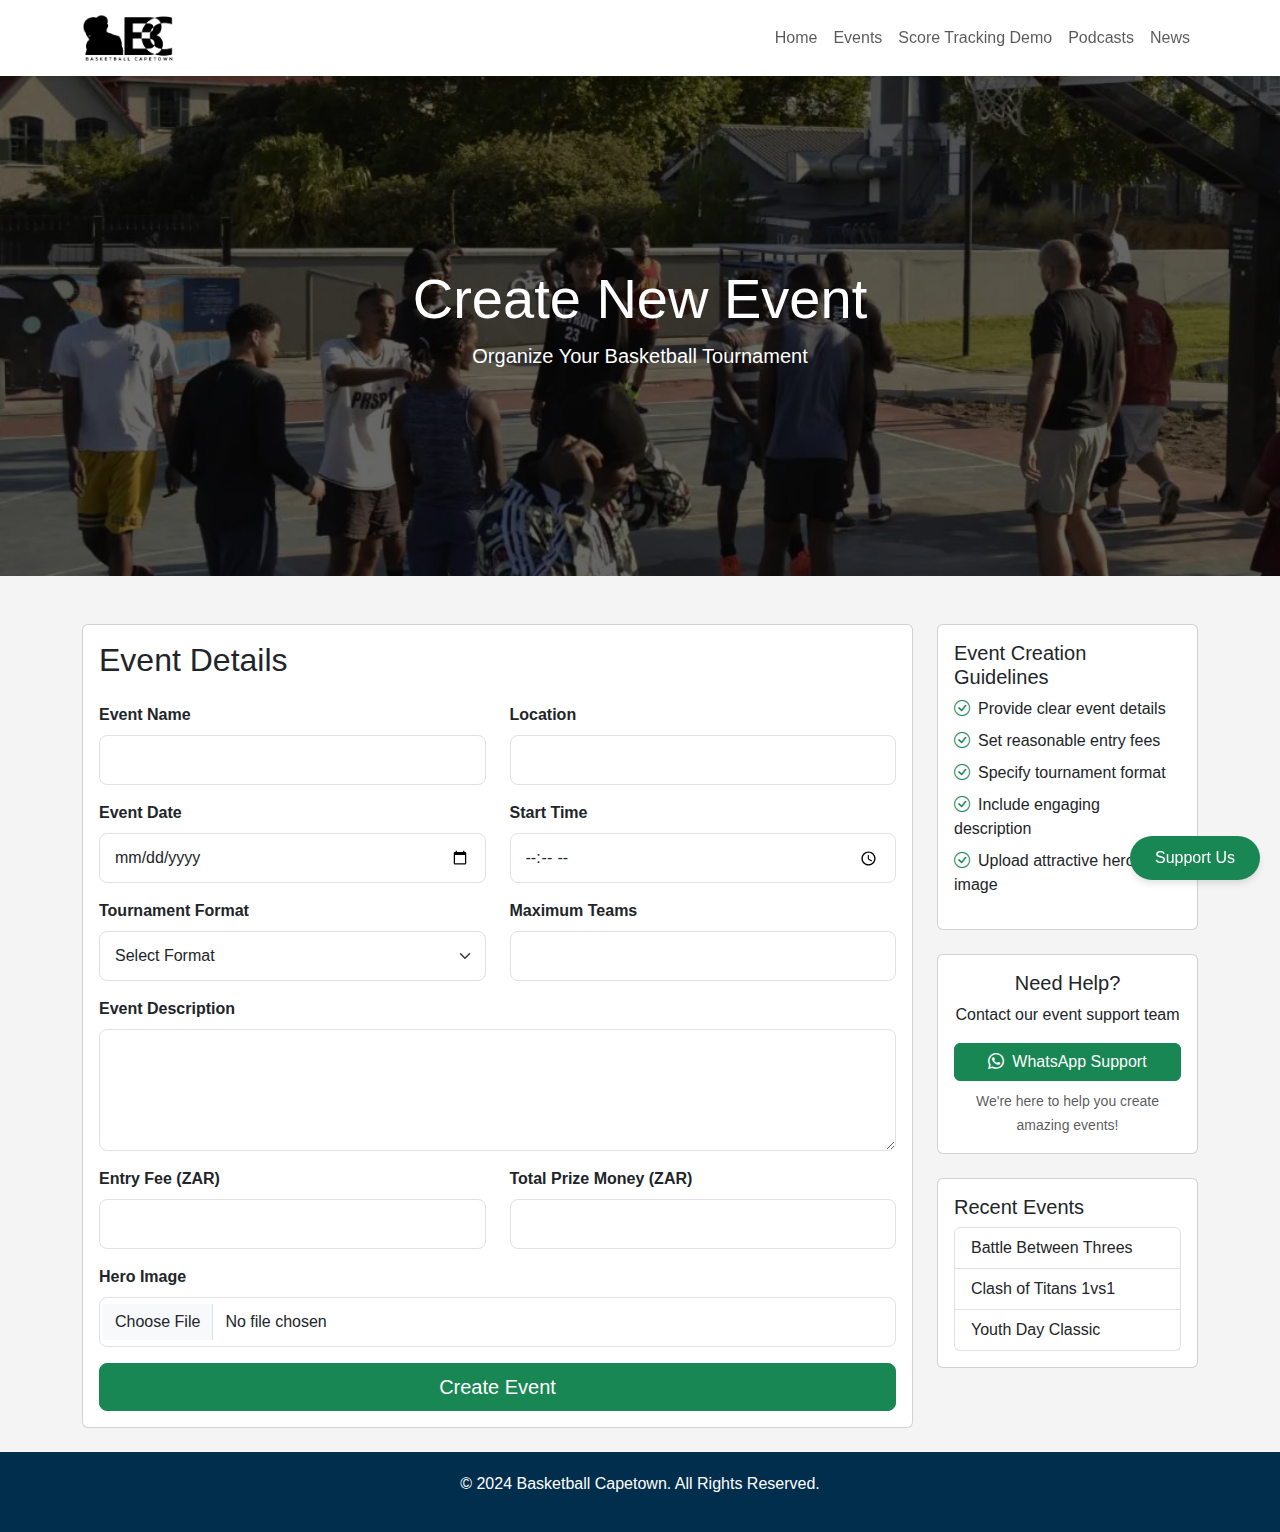
<file: basketball capetown/eventcreate.html>
<!DOCTYPE html>
<html lang="en">

<head>
    <meta charset="UTF-8">
    <meta name="viewport" content="width=device-width, initial-scale=1.0">
    <title>Basketball Capetown</title>

    <!-- External CSS Libraries -->
    <link href="https://cdn.jsdelivr.net/npm/bootstrap@5.3.0/dist/css/bootstrap.min.css" rel="stylesheet">
    <link href="https://cdn.jsdelivr.net/npm/bootstrap-icons@1.10.0/font/bootstrap-icons.css" rel="stylesheet">

    <!-- Custom Favicon and Stylesheet -->
    <link rel="icon" href="img/logo/bc-ico.png" type="image/png">
    <link href="css/styles.css" rel="stylesheet">
</head>

<body>
    <!-- Navbar -->
    <nav class="navbar navbar-expand-lg navbar-light bg-white shadow-sm">
        <div class="container">
            <a class="navbar-brand" href="/">
                <img src="img/logo/bc-logo.png" alt="Basketball Capetown Logo">
            </a>

            <!-- Mobile Navigation Toggle -->
            <button class="navbar-toggler" type="button" data-bs-toggle="offcanvas" data-bs-target="#offcanvasNavbar"
                aria-label="Toggle navigation">
                <span class="navbar-toggler-icon"></span>
            </button>

            <!-- Navigation Offcanvas -->
            <div class="offcanvas offcanvas-end" id="offcanvasNavbar" aria-labelledby="offcanvasNavbarLabel">
                <div class="offcanvas-header">
                    <h5 class="offcanvas-title" id="offcanvasNavbarLabel">Menu</h5>
                    <button type="button" class="btn-close" data-bs-dismiss="offcanvas" aria-label="Close"></button>
                </div>

                <div class="offcanvas-body">
                    <ul class="navbar-nav ms-auto">
                        <li class="nav-item"><a class="nav-link" href="index.html">Home</a></li>
                        <li class="nav-item"><a class="nav-link" href="events.html">Events</a></li>
                        <!-- <li class="nav-item"><a class="nav-link" href="players.html">Players</a></li> -->
                        <li class="nav-item"><a class="nav-link" href="scoretracker.html">Score Tracking Demo</a></li>
                        <li class="nav-item"><a class="nav-link" href="podcasts.html">Podcasts</a></li>
                        <li class="nav-item"><a class="nav-link" href="news.html">News</a></li>
                    </ul>
                </div>
            </div>
        </div>
    </nav>
    <!-- End Navbar -->

    <!-- Page Hero -->
    <div class="events-hero">
        <img src="img/hero/battery park.jpeg" alt="Create New Event">
        <div class="hero-overlay">
            <div class="container">
                <div class="row">
                    <div class="col-12 text-center text-white">
                        <h1 class="display-4">Create New Event</h1>
                        <p class="lead">Organize Your Basketball Tournament</p>
                    </div>
                </div>
            </div>
        </div>
    </div>

    <!-- Event Creation Container -->
    <div class="container mt-5">
        <div class="row">
            <div class="col-lg-9 mb-4">
                <div class="card">
                    <div class="card-body">
                        <h2 class="card-title mb-4">Event Details</h2>
                        <form id="eventCreationForm">
                            <div class="row">
                                <div class="col-md-6 mb-3">
                                    <label for="eventName" class="form-label">Event Name</label>
                                    <input type="text" class="form-control" id="eventName" required>
                                </div>
                                <div class="col-md-6 mb-3">
                                    <label for="eventLocation" class="form-label">Location</label>
                                    <input type="text" class="form-control" id="eventLocation" required>
                                </div>
                            </div>

                            <div class="row">
                                <div class="col-md-6 mb-3">
                                    <label for="eventDate" class="form-label">Event Date</label>
                                    <input type="date" class="form-control" id="eventDate" required>
                                </div>
                                <div class="col-md-6 mb-3">
                                    <label for="eventTime" class="form-label">Start Time</label>
                                    <input type="time" class="form-control" id="eventTime" required>
                                </div>
                            </div>

                            <div class="row">
                                <div class="col-md-6 mb-3">
                                    <label for="eventFormat" class="form-label">Tournament Format</label>
                                    <select class="form-select" id="eventFormat" required>
                                        <option value="">Select Format</option>
                                        <option value="3v3">3v3</option>
                                        <option value="5v5">5v5</option>
                                        <option value="1v1">1v1</option>
                                    </select>
                                </div>
                                <div class="col-md-6 mb-3">
                                    <label for="maxTeams" class="form-label">Maximum Teams</label>
                                    <input type="number" class="form-control" id="maxTeams" min="4" max="32" required>
                                </div>
                            </div>

                            <div class="mb-3">
                                <label for="eventDescription" class="form-label">Event Description</label>
                                <textarea class="form-control" id="eventDescription" rows="4" required></textarea>
                            </div>

                            <div class="row">
                                <div class="col-md-6 mb-3">
                                    <label for="entryFee" class="form-label">Entry Fee (ZAR)</label>
                                    <input type="number" class="form-control" id="entryFee" min="0" required>
                                </div>
                                <div class="col-md-6 mb-3">
                                    <label for="totalPrize" class="form-label">Total Prize Money (ZAR)</label>
                                    <input type="number" class="form-control" id="totalPrize" min="0" required>
                                </div>
                            </div>

                            <div class="row">
                                <div class="col-md-12 mb-3">
                                    <label for="heroImage" class="form-label">Hero Image</label>
                                    <input type="file" class="form-control" id="heroImage" accept="image/*">
                                </div>
                            </div>

                            <div class="d-grid">
                                <button type="submit" class="btn btn-success btn-lg">Create Event</button>
                            </div>
                        </form>
                    </div>
                </div>
            </div>

            <!-- Sidebar -->
            <div class="col-lg-3 mb-4">
                <!-- Event Guidelines Card -->
                <div class="card mb-4">
                    <div class="card-body">
                        <h5 class="card-title">Event Creation Guidelines</h5>
                        <ul class="list-unstyled">
                            <li class="mb-2"><i class="bi bi-check-circle text-success me-2"></i>Provide clear event
                                details</li>
                            <li class="mb-2"><i class="bi bi-check-circle text-success me-2"></i>Set reasonable entry
                                fees</li>
                            <li class="mb-2"><i class="bi bi-check-circle text-success me-2"></i>Specify tournament
                                format</li>
                            <li class="mb-2"><i class="bi bi-check-circle text-success me-2"></i>Include engaging
                                description</li>
                            <li class="mb-2"><i class="bi bi-check-circle text-success me-2"></i>Upload attractive hero
                                image</li>
                        </ul>
                    </div>
                </div>

                <!-- Contact Support Card -->
                <div class="card mb-4">
                    <div class="card-body text-center">
                        <h5 class="card-title">Need Help?</h5>
                        <p>Contact our event support team</p>
                        <a href="https://wa.me/27671671416" class="btn btn-success w-100 mb-2">
                            <i class="bi bi-whatsapp me-2"></i>WhatsApp Support
                        </a>
                        <small class="text-muted">We're here to help you create amazing events!</small>
                    </div>
                </div>

                <!-- Previous Events Card -->
                <div class="card mb-4">
                    <div class="card-body">
                        <h5 class="card-title">Recent Events</h5>
                        <div class="list-group">
                            <a href="#" class="list-group-item list-group-item-action">Battle Between Threes</a>
                            <a href="#" class="list-group-item list-group-item-action">Clash of Titans 1vs1</a>
                            <a href="#" class="list-group-item list-group-item-action">Youth Day Classic</a>
                        </div>
                    </div>
                </div>
            </div>
        </div>
    </div>

    <!-- Support Button -->
    <a href="#" class="bc-support-button btn btn-success">Support Us</a>
    <!-- End Support Button -->

    <!-- Footer -->
    <footer class="bc-footer text-center">
        <div class="container">
            <p>&copy; 2024 Basketball Capetown. All Rights Reserved.</p>
        </div>
    </footer>
    <!-- End Footer -->

    <!-- Bootstrap and Popper.js Scripts -->
    <script src="https://cdn.jsdelivr.net/npm/@popperjs/core@2.11.6/dist/umd/popper.min.js"></script>
    <script src="https://cdn.jsdelivr.net/npm/bootstrap@5.3.0/dist/js/bootstrap.min.js"></script>
    <script src="js/script.js"></script>
</body>

</html>
</file>
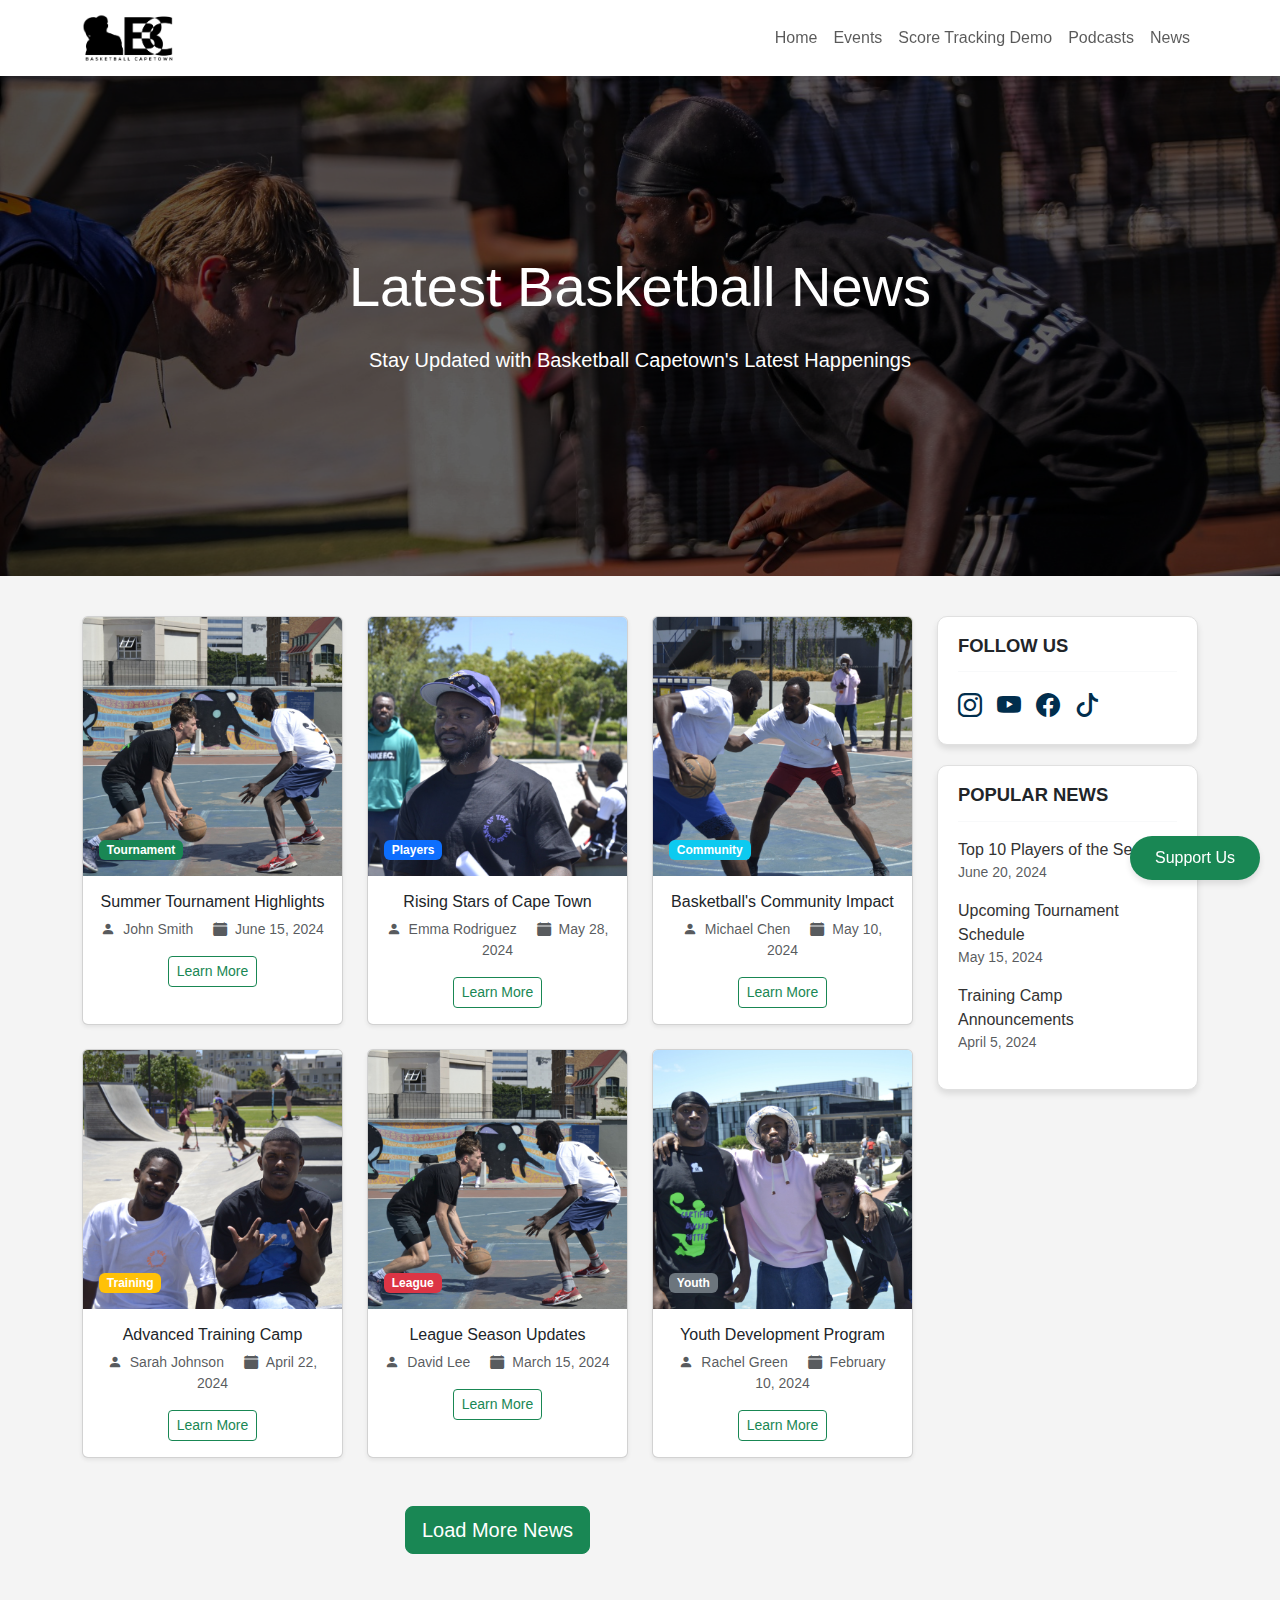
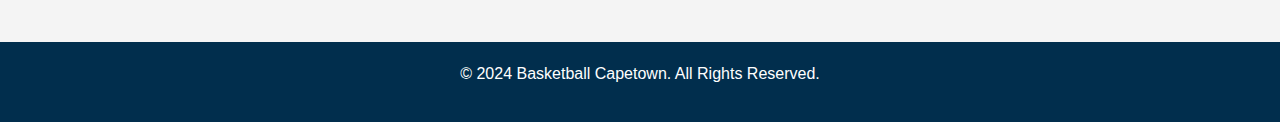
<file: basketball capetown/news.html>
<!DOCTYPE html>
<html lang="en">

<head>
    <meta charset="UTF-8">
    <meta name="viewport" content="width=device-width, initial-scale=1.0">
    <title>Basketball Capetown</title>

    <!-- External CSS Libraries -->
    <link href="https://cdn.jsdelivr.net/npm/bootstrap@5.3.0/dist/css/bootstrap.min.css" rel="stylesheet">
    <link href="https://cdn.jsdelivr.net/npm/bootstrap-icons@1.10.0/font/bootstrap-icons.css" rel="stylesheet">

    <!-- Custom Favicon and Stylesheet -->
    <link rel="icon" href="img/logo/bc-ico.png" type="image/png">
    <link href="css/styles.css" rel="stylesheet">
</head>

<body>
    <!-- Navbar -->
    <nav class="navbar navbar-expand-lg navbar-light bg-white shadow-sm">
        <div class="container">
            <a class="navbar-brand" href="/">
                <img src="img/logo/bc-logo.png" alt="Basketball Capetown Logo">
            </a>

            <!-- Mobile Navigation Toggle -->
            <button class="navbar-toggler" type="button" data-bs-toggle="offcanvas" data-bs-target="#offcanvasNavbar"
                aria-label="Toggle navigation">
                <span class="navbar-toggler-icon"></span>
            </button>

            <!-- Navigation Offcanvas -->
            <div class="offcanvas offcanvas-end" id="offcanvasNavbar" aria-labelledby="offcanvasNavbarLabel">
                <div class="offcanvas-header">
                    <h5 class="offcanvas-title" id="offcanvasNavbarLabel">Menu</h5>
                    <button type="button" class="btn-close" data-bs-dismiss="offcanvas" aria-label="Close"></button>
                </div>

                <div class="offcanvas-body">
                    <ul class="navbar-nav ms-auto">
                        <li class="nav-item"><a class="nav-link" href="index.html">Home</a></li>
                        <li class="nav-item"><a class="nav-link" href="events.html">Events</a></li>
                        <!-- <li class="nav-item"><a class="nav-link" href="players.html">Players</a></li> -->
                        <li class="nav-item"><a class="nav-link" href="scoretracker.html">Score Tracking Demo</a></li>
                        <li class="nav-item"><a class="nav-link" href="podcasts.html">Podcasts</a></li>
                        <li class="nav-item"><a class="nav-link" href="news.html">News</a></li>
                    </ul>
                </div>
            </div>
        </div>
    </nav>
    <!-- End Navbar -->

    <!-- News Hero Section -->
    <div class="events-hero container-fluid p-0 position-relative">
        <div
            class="hero-overlay d-flex align-items-center justify-content-center position-absolute top-0 start-0 w-100 h-100">
            <div class="container">
                <div class="row">
                    <div class="col-12 text-center text-white">
                        <h1 class="display-4 mb-4">Latest Basketball News</h1>
                        <p class="lead mb-4">Stay Updated with Basketball Capetown's Latest Happenings</p>
                    </div>
                </div>
            </div>
        </div>
        <img src="img/hero/news.jpg" class="position-absolute top-0 start-0 w-100 h-100 object-cover"
            alt="Basketball News in Cape Town">
    </div>
    <!-- Hero Section End -->

    <!-- Main Content -->
    <div class="featured-section">
        <div class="container">
            <div class="row">
                <div class="col-lg-9">
                    <!-- News Section -->

                    <section class="bc-news-section mb-5">
                        <div class="row" id="newsContainer">
                            <div class="col-md-4 mb-4">
                                <div class="card shadow-sm h-100">
                                    <div class="position-relative">
                                        <img src="img/featured/ben vs bompito.jpg" class="card-img-top"
                                            alt="Tournament Highlights">
                                        <span
                                            class="badge bg-success position-absolute bottom-0 start-0 m-3">Tournament</span>
                                    </div>
                                    <div class="card-body text-center">
                                        <h5 class="card-title h6">Summer Tournament Highlights</h5>
                                        <p class="card-text text-muted small">
                                            <i class="bi bi-person-fill me-2"></i>John Smith
                                            <i class="bi bi-calendar-fill ms-3 me-2"></i>June 15, 2024
                                        </p>
                                        <a href="article.html" class="btn btn-outline-success btn-sm">Learn More</a>
                                    </div>
                                </div>
                            </div>
                            <div class="col-md-4 mb-4">
                                <div class="card shadow-sm h-100">
                                    <div class="position-relative">
                                        <img src="img/featured/fwesh.jpg" class="card-img-top" alt="Rising Stars">
                                        <span
                                            class="badge bg-primary position-absolute bottom-0 start-0 m-3">Players</span>
                                    </div>
                                    <div class="card-body text-center">
                                        <h5 class="card-title h6">Rising Stars of Cape Town</h5>
                                        <p class="card-text text-muted small">
                                            <i class="bi bi-person-fill me-2"></i>Emma Rodriguez
                                            <i class="bi bi-calendar-fill ms-3 me-2"></i>May 28, 2024
                                        </p>
                                        <a href="article.html" class="btn btn-outline-success btn-sm">Learn More</a>
                                    </div>
                                </div>
                            </div>
                            <div class="col-md-4 mb-4">
                                <div class="card shadow-sm h-100">
                                    <div class="position-relative">
                                        <img src="img/featured/gabi vs amos.jpg" class="card-img-top"
                                            alt="Community Impact">
                                        <span
                                            class="badge bg-info position-absolute bottom-0 start-0 m-3">Community</span>
                                    </div>
                                    <div class="card-body text-center">
                                        <h5 class="card-title h6">Basketball's Community Impact</h5>
                                        <p class="card-text text-muted small">
                                            <i class="bi bi-person-fill me-2"></i>Michael Chen
                                            <i class="bi bi-calendar-fill ms-3 me-2"></i>May 10, 2024
                                        </p>
                                        <a href="article.html" class="btn btn-outline-success btn-sm">Learn More</a>
                                    </div>
                                </div>
                            </div>
                            <div class="col-md-4 mb-4">
                                <div class="card shadow-sm h-100">
                                    <div class="position-relative">
                                        <img src="img/featured/sidney - tyrese.jpg" class="card-img-top"
                                            alt="Training Camp">
                                        <span
                                            class="badge bg-warning position-absolute bottom-0 start-0 m-3">Training</span>
                                    </div>
                                    <div class="card-body text-center">
                                        <h5 class="card-title h6">Advanced Training Camp</h5>
                                        <p class="card-text text-muted small">
                                            <i class="bi bi-person-fill me-2"></i>Sarah Johnson
                                            <i class="bi bi-calendar-fill ms-3 me-2"></i>April 22, 2024
                                        </p>
                                        <a href="article.html" class="btn btn-outline-success btn-sm">Learn More</a>
                                    </div>
                                </div>
                            </div>
                            <div class="col-md-4 mb-4">
                                <div class="card shadow-sm h-100">
                                    <div class="position-relative">
                                        <img src="img/featured/ben vs bompito.jpg" class="card-img-top"
                                            alt="League Updates">
                                        <span
                                            class="badge bg-danger position-absolute bottom-0 start-0 m-3">League</span>
                                    </div>
                                    <div class="card-body text-center">
                                        <h5 class="card-title h6">League Season Updates</h5>
                                        <p class="card-text text-muted small">
                                            <i class="bi bi-person-fill me-2"></i>David Lee
                                            <i class="bi bi-calendar-fill ms-3 me-2"></i>March 15, 2024
                                        </p>
                                        <a href="article.html" class="btn btn-outline-success btn-sm">Learn More</a>
                                    </div>
                                </div>
                            </div>
                            <div class="col-md-4 mb-4">
                                <div class="card shadow-sm h-100">
                                    <div class="position-relative">
                                        <img src="img/featured/jono.jpg" class="card-img-top" alt="Youth Program">
                                        <span
                                            class="badge bg-secondary position-absolute bottom-0 start-0 m-3">Youth</span>
                                    </div>
                                    <div class="card-body text-center">
                                        <h5 class="card-title h6">Youth Development Program</h5>
                                        <p class="card-text text-muted small">
                                            <i class="bi bi-person-fill me-2"></i>Rachel Green
                                            <i class="bi bi-calendar-fill ms-3 me-2"></i>February 10, 2024
                                        </p>
                                        <a href="article.html" class="btn btn-outline-success btn-sm">Learn More</a>
                                    </div>
                                </div>
                            </div>
                        </div>

                        <!-- Load More Button -->
                        <div class="text-center mt-4">
                            <button id="loadMoreNews" class="btn btn-success btn-lg">Load More News</button>
                        </div>
                    </section>
                </div>

                <!-- Sidebar -->
                <div class="col-lg-3">
                    <!-- Our Social Media -->
                    <aside class="bc-social-sidebar fade-in bc-sidebar">
                        <h1 class="mb-3 bc-news-block-title">Follow Us</h1>
                        <hr class="mb-3">
                        <div class="d-flex flex-wrap">
                            <a href="https://www.instagram.com/basketballcapetown/profilecard/?igsh=MTg0amFld3gycWVzaw=="
                                class="bc-social-icon" aria-label="Instagram"><i class="bi bi-instagram"></i></a>
                            <a href="https://youtube.com/@basketballcapetown" class="bc-social-icon"
                                aria-label="YouTube"><i class="bi bi-youtube"></i></a>
                            <a href="https://www.facebook.com/basketballcapetown" class="bc-social-icon"
                                aria-label="Facebook"><i class="bi bi-facebook"></i></a>
                            <a href="https://www.tiktok.com/@basketballcapetown" class="bc-social-icon"
                                aria-label="TikTok"><i class="bi bi-tiktok"></i></a>
                        </div>
                    </aside>

                    <!-- Popular News -->
                    <aside class="bc-popular-news-sidebar fade-in bc-sidebar">
                        <h1 class="mb-3 bc-news-block-title">Popular News</h1>
                        <hr class="mb-3">
                        <ul class="list-unstyled">
                            <li class="mb-3">
                                <a href="#" class="bc-text-hover-link">Top 10 Players of the Season</a>
                                <p class="text-muted small">June 20, 2024</p>
                            </li>
                            <li class="mb-3">
                                <a href="#" class="bc-text-hover-link">Upcoming Tournament Schedule</a>
                                <p class="text-muted small">May 15, 2024</p>
                            </li>
                            <li>
                                <a href="#" class="bc-text-hover-link">Training Camp Announcements</a>
                                <p class="text-muted small">April 5, 2024</p>
                            </li>
                        </ul>
                    </aside>
                </div>
            </div>
        </div>
    </div>
    <!-- End Main Content -->

    <!-- Support Button -->
    <a href="#" class="bc-support-button btn btn-success">Support Us</a>
    <!-- End Support Button -->

    <!-- Footer -->
    <footer class="bc-footer text-center">
        <div class="container">
            <p>&copy; 2024 Basketball Capetown. All Rights Reserved.</p>
        </div>
    </footer>
    <!-- End Footer -->

    <!-- Bootstrap and Popper.js Scripts -->
    <script src="https://cdn.jsdelivr.net/npm/@popperjs/core@2.11.6/dist/umd/popper.min.js"></script>
    <script src="https://cdn.jsdelivr.net/npm/bootstrap@5.3.0/dist/js/bootstrap.min.js"></script>
    <script src="js/script.js"></script>
</body>

</html>
</file>
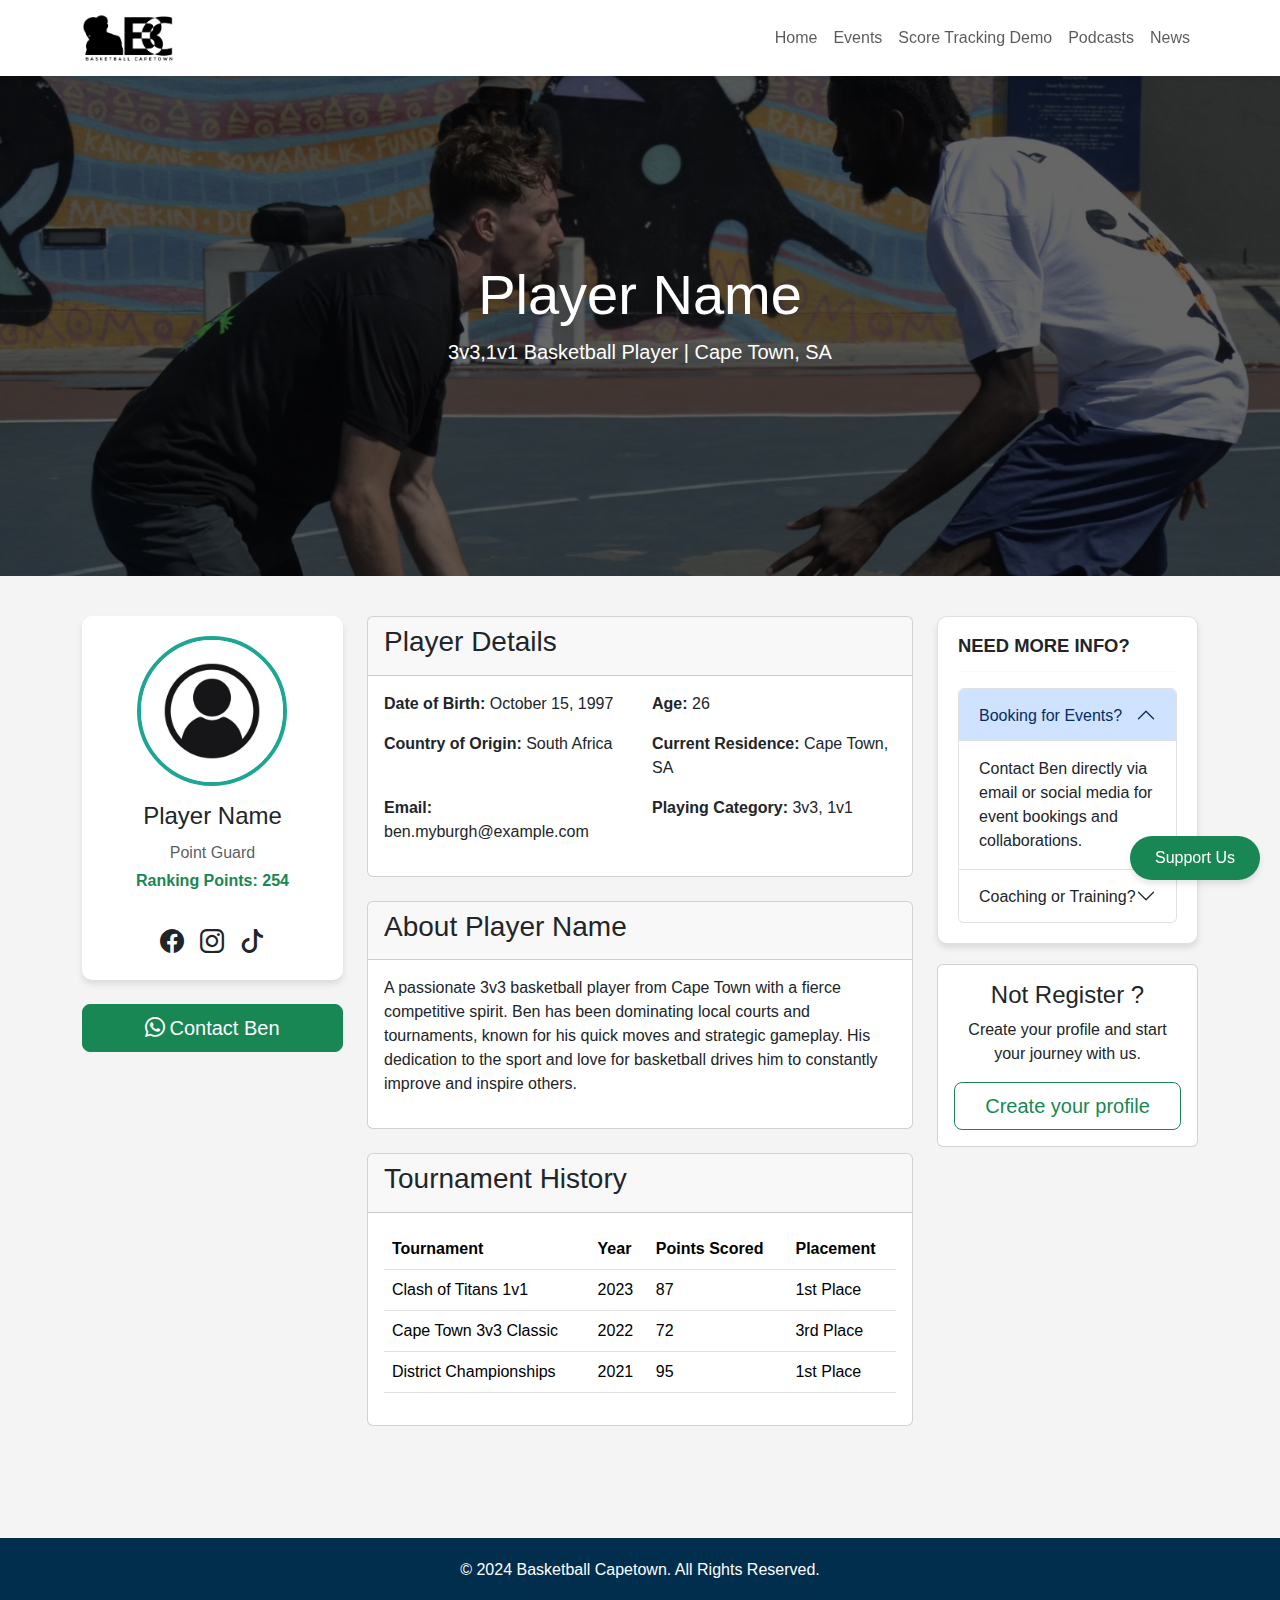
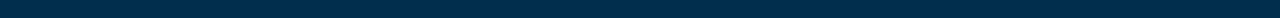
<file: basketball capetown/player.html>
<!DOCTYPE html>
<html lang="en">

<head>
    <meta charset="UTF-8">
    <meta name="viewport" content="width=device-width, initial-scale=1.0">
    <title>Basketball Capetown</title>

    <!-- External CSS Libraries -->
    <link href="https://cdn.jsdelivr.net/npm/bootstrap@5.3.0/dist/css/bootstrap.min.css" rel="stylesheet">
    <link href="https://cdn.jsdelivr.net/npm/bootstrap-icons@1.10.0/font/bootstrap-icons.css" rel="stylesheet">

    <!-- Custom Favicon and Stylesheet -->
    <link rel="icon" href="img/logo/bc-ico.png" type="image/png">
    <link href="css/styles.css" rel="stylesheet">
</head>

<body>
    <!-- Navbar -->
    <nav class="navbar navbar-expand-lg navbar-light bg-white shadow-sm">
        <div class="container">
            <a class="navbar-brand" href="/">
                <img src="img/logo/bc-logo.png" alt="Basketball Capetown Logo">
            </a>

            <!-- Mobile Navigation Toggle -->
            <button class="navbar-toggler" type="button" data-bs-toggle="offcanvas" data-bs-target="#offcanvasNavbar"
                aria-label="Toggle navigation">
                <span class="navbar-toggler-icon"></span>
            </button>

            <!-- Navigation Offcanvas -->
            <div class="offcanvas offcanvas-end" id="offcanvasNavbar" aria-labelledby="offcanvasNavbarLabel">
                <div class="offcanvas-header">
                    <h5 class="offcanvas-title" id="offcanvasNavbarLabel">Menu</h5>
                    <button type="button" class="btn-close" data-bs-dismiss="offcanvas" aria-label="Close"></button>
                </div>

                <div class="offcanvas-body">
                    <ul class="navbar-nav ms-auto">
                        <li class="nav-item"><a class="nav-link" href="index.html">Home</a></li>
                        <li class="nav-item"><a class="nav-link" href="events.html">Events</a></li>
                        <!-- <li class="nav-item"><a class="nav-link" href="players.html">Players</a></li> -->
                        <li class="nav-item"><a class="nav-link" href="scoretracker.html">Score Tracking Demo</a></li>
                        <li class="nav-item"><a class="nav-link" href="podcasts.html">Podcasts</a></li>
                        <li class="nav-item"><a class="nav-link" href="news.html">News</a></li>
                    </ul>
                </div>
            </div>
        </div>
    </nav>
    <!-- End Navbar -->


    <!-- Player Profile Hero Section -->
    <div class="events-hero container-fluid p-0 position-relative">
        <div
            class="hero-overlay d-flex align-items-center justify-content-center position-absolute top-0 start-0 w-100 h-100">
            <div class="container">
                <div class="row">
                    <div class="col-12 text-center text-white">
                        <h1 class="display-4 mb-2">Player Name</h1>
                        <p class="lead mb-4">3v3,1v1 Basketball Player | Cape Town, SA</p>
                    </div>
                </div>
            </div>
        </div>
        <img src="img/featured/ben vs bompito.jpg" class="position-absolute top-0 start-0 w-100 h-100 object-cover"
            alt="Player Cover Image">
    </div>

    <!-- Main Content -->
    <div class="featured-section">
        <div class="container">
            <div class="row">
                <div class="col-lg-9">
                    <section class="bc-player-profile mb-5">
                        <div class="row">
                            <div class="col-md-4">
                                <div class="bc-player-card mb-4">
                                    <div class="bc-player-card-content text-center">
                                        <div class="bc-player-image-container mx-auto mb-3">
                                            <img src="img/users/bc-user.jpg" class="bc-player-image" alt="Player name">
                                        </div>
                                        <h4>Player Name</h4>
                                        <p class="text-muted mb-1">Point Guard</p>
                                        <p class="text-success fw-bold">Ranking Points: 254</p>

                                        <!-- Social Media Links -->
                                        <div class="d-flex flex-wrap justify-content-center mt-3">
                                            <a href="#" class="bc-social-icon mx-2 text-dark" aria-label="Facebook"><i
                                                    class="bi bi-facebook"></i></a>
                                            <a href="#" class="bc-social-icon mx-2 text-dark" aria-label="Instagram"><i
                                                    class="bi bi-instagram"></i></a>
                                            <a href="#" class="bc-social-icon mx-2 text-dark" aria-label="TikTok"><i
                                                    class="bi bi-tiktok"></i></a>
                                        </div>

                                    </div>
                                </div>

                                <!-- Contact CTA -->
                                <div class="text-center">
                                    <a href="https://wa.me/27123456789" class="btn btn-success btn-lg w-100 mb-3"><i
                                            class="bi bi-whatsapp me-1"></i>Contact Ben</a>
                                </div>
                            </div>

                            <div class="col-md-8">
                                <!-- Player Details, Bio, Tournament History cards -->
                                <div class="card mb-4">
                                    <div class="card-header">
                                        <h3 class="card-title">Player Details</h3>
                                    </div>
                                    <div class="card-body">
                                        <div class="row mb-3">
                                            <div class="col-md-6">
                                                <strong>Date of Birth:</strong> October 15, 1997
                                            </div>
                                            <div class="col-md-6">
                                                <strong>Age:</strong> 26
                                            </div>
                                        </div>
                                        <div class="row mb-3">
                                            <div class="col-md-6">
                                                <strong>Country of Origin:</strong> South Africa
                                            </div>
                                            <div class="col-md-6">
                                                <strong>Current Residence:</strong> Cape Town, SA
                                            </div>
                                        </div>
                                        <div class="row mb-3">
                                            <div class="col-md-6">
                                                <strong>Email:</strong> ben.myburgh@example.com
                                            </div>
                                            <div class="col-md-6">
                                                <strong>Playing Category:</strong> 3v3, 1v1
                                            </div>
                                        </div>
                                    </div>
                                </div>

                                <!-- Player Bio -->
                                <div class="card mb-4">
                                    <div class="card-header">
                                        <h3 class="card-title">About Player Name</h3>
                                    </div>
                                    <div class="card-body">
                                        <p>A passionate 3v3 basketball player from Cape Town with a fierce competitive
                                            spirit. Ben has been dominating local courts and tournaments, known for his
                                            quick moves and strategic gameplay. His dedication to the sport and love for
                                            basketball drives him to constantly improve and inspire others.</p>
                                    </div>
                                </div>

                                <!-- Tournament History -->
                                <div class="card mb-4">
                                    <div class="card-header">
                                        <h3 class="card-title">Tournament History</h3>
                                    </div>
                                    <div class="card-body">
                                        <table class="table">
                                            <thead>
                                                <tr>
                                                    <th>Tournament</th>
                                                    <th>Year</th>
                                                    <th>Points Scored</th>
                                                    <th>Placement</th>
                                                </tr>
                                            </thead>
                                            <tbody>
                                                <tr>
                                                    <td>Clash of Titans 1v1</td>
                                                    <td>2023</td>
                                                    <td>87</td>
                                                    <td>1st Place</td>
                                                </tr>
                                                <tr>
                                                    <td>Cape Town 3v3 Classic</td>
                                                    <td>2022</td>
                                                    <td>72</td>
                                                    <td>3rd Place</td>
                                                </tr>
                                                <tr>
                                                    <td>District Championships</td>
                                                    <td>2021</td>
                                                    <td>95</td>
                                                    <td>1st Place</td>
                                                </tr>
                                            </tbody>
                                        </table>
                                    </div>
                                </div>
                            </div>
                        </div>
                    </section>
                </div>

                <!-- Sidebar -->
                <div class="col-lg-3">
                    <!-- FAQ Sidebar -->
                    <aside class="bc-faq-sidebar fade-in bc-sidebar">
                        <h1 class="mb-3 bc-news-block-title">Need More Info?</h1>
                        <hr class="mb-3">
                        <div class="accordion" id="playerFAQ">
                            <div class="accordion-item">
                                <h2 class="accordion-header" id="headingOne">
                                    <button class="accordion-button" type="button" data-bs-toggle="collapse"
                                        data-bs-target="#collapseOne">
                                        Booking for Events?
                                    </button>
                                </h2>
                                <div id="collapseOne" class="accordion-collapse collapse show">
                                    <div class="accordion-body">
                                        Contact Ben directly via email or social media for event bookings and
                                        collaborations.
                                    </div>
                                </div>
                            </div>
                            <div class="accordion-item">
                                <h2 class="accordion-header" id="headingTwo">
                                    <button class="accordion-button collapsed" type="button" data-bs-toggle="collapse"
                                        data-bs-target="#collapseTwo">
                                        Coaching or Training?
                                    </button>
                                </h2>
                                <div id="collapseTwo" class="accordion-collapse collapse">
                                    <div class="accordion-body">
                                        Ben offers 3v3 basketball training sessions. Reach out to discuss personal
                                        coaching opportunities.
                                    </div>
                                </div>
                            </div>
                        </div>
                    </aside>

                    <!-- Create Player Profile -->
                    <div class="card mb-4 fade-in">
                        <div class="card-body text-center">
                            <h4 class="card-title">Not Register ?</h4>
                            <p class="card-text">Create your profile and start your journey with us.</p>
                            <a href="registerplayer.html" class="btn btn-outline-success btn-lg w-100">Create your
                                profile</a>
                        </div>
                    </div>

                </div>
            </div>
        </div>
    </div>

    <!-- Support Button -->
    <a href="#" class="bc-support-button btn btn-success">Support Us</a>
    <!-- End Support Button -->

    <!-- Footer -->
    <footer class="bc-footer text-center">
        <div class="container">
            <p>&copy; 2024 Basketball Capetown. All Rights Reserved.</p>
        </div>
    </footer>
    <!-- End Footer -->

    <!-- Bootstrap and Popper.js Scripts -->
    <script src="https://cdn.jsdelivr.net/npm/@popperjs/core@2.11.6/dist/umd/popper.min.js"></script>
    <script src="https://cdn.jsdelivr.net/npm/bootstrap@5.3.0/dist/js/bootstrap.min.js"></script>
    <script src="js/script.js"></script>
</body>

</html>
</file>
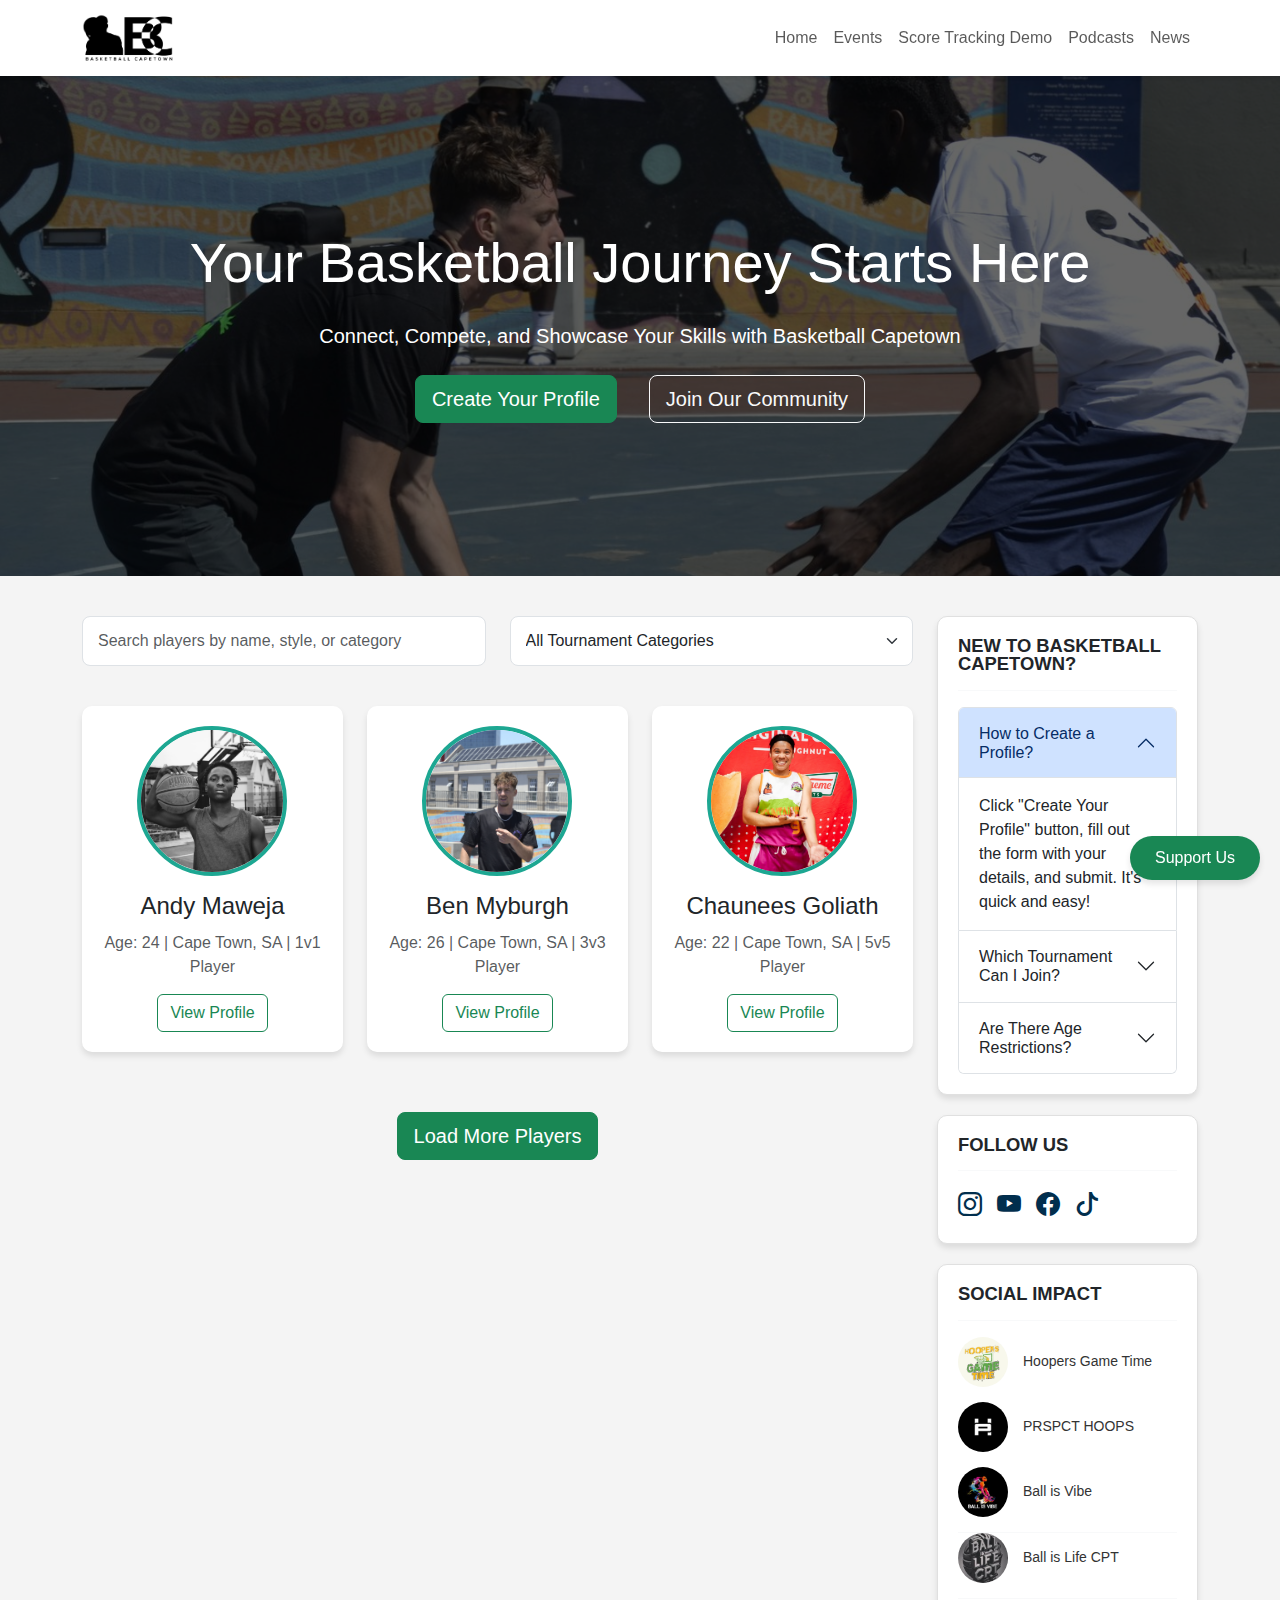
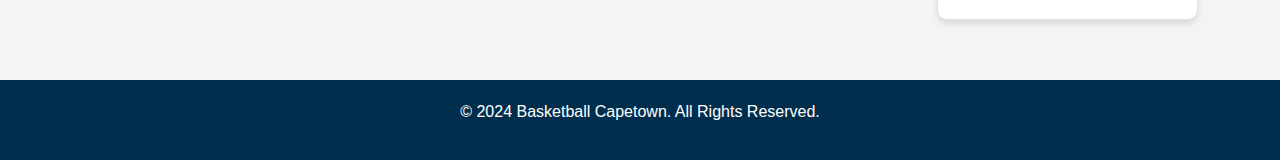
<file: basketball capetown/players.html>
<!DOCTYPE html>
<html lang="en">

<head>
    <meta charset="UTF-8">
    <meta name="viewport" content="width=device-width, initial-scale=1.0">
    <title>Basketball Capetown</title>

    <!-- External CSS Libraries -->
    <link href="https://cdn.jsdelivr.net/npm/bootstrap@5.3.0/dist/css/bootstrap.min.css" rel="stylesheet">
    <link href="https://cdn.jsdelivr.net/npm/bootstrap-icons@1.10.0/font/bootstrap-icons.css" rel="stylesheet">

    <!-- Custom Favicon and Stylesheet -->
    <link rel="icon" href="img/logo/bc-ico.png" type="image/png">
    <link href="css/styles.css" rel="stylesheet">
</head>

<body>
    <!-- Navbar -->
    <nav class="navbar navbar-expand-lg navbar-light bg-white shadow-sm">
        <div class="container">
            <a class="navbar-brand" href="/">
                <img src="img/logo/bc-logo.png" alt="Basketball Capetown Logo">
            </a>

            <!-- Mobile Navigation Toggle -->
            <button class="navbar-toggler" type="button" data-bs-toggle="offcanvas" data-bs-target="#offcanvasNavbar"
                aria-label="Toggle navigation">
                <span class="navbar-toggler-icon"></span>
            </button>

            <!-- Navigation Offcanvas -->
            <div class="offcanvas offcanvas-end" id="offcanvasNavbar" aria-labelledby="offcanvasNavbarLabel">
                <div class="offcanvas-header">
                    <h5 class="offcanvas-title" id="offcanvasNavbarLabel">Menu</h5>
                    <button type="button" class="btn-close" data-bs-dismiss="offcanvas" aria-label="Close"></button>
                </div>

                <div class="offcanvas-body">
                    <ul class="navbar-nav ms-auto">
                        <li class="nav-item"><a class="nav-link" href="index.html">Home</a></li>
                        <li class="nav-item"><a class="nav-link" href="events.html">Events</a></li>
                        <!-- <li class="nav-item"><a class="nav-link" href="players.html">Players</a></li> -->
                        <li class="nav-item"><a class="nav-link" href="scoretracker.html">Score Tracking Demo</a></li>
                        <li class="nav-item"><a class="nav-link" href="podcasts.html">Podcasts</a></li>
                        <li class="nav-item"><a class="nav-link" href="news.html">News</a></li>
                    </ul>
                </div>
            </div>
        </div>
    </nav>
    <!-- End Navbar -->

    <!-- Events Hero Section -->
    <div class="events-hero container-fluid p-0 position-relative">
        <div
            class="hero-overlay d-flex align-items-center justify-content-center position-absolute top-0 start-0 w-100 h-100">
            <div class="container">
                <div class="row">
                    <div class="col-12 text-center text-white">
                        <h1 class="display-4 mb-4">Your Basketball Journey Starts Here</h1>
                        <p class="lead mb-4">Connect, Compete, and Showcase Your Skills with Basketball Capetown</p>
                        <div class="hero-cta d-flex justify-content-center gap-3">
                            <a href="registerplayer.html" class="btn btn-success btn-lg me-3">Create Your Profile</a>
                            <a href="https://www.instagram.com/basketballcapetown/profilecard/?igsh=MTg0amFld3gycWVzaw=="
                                class="btn btn-outline-light btn-lg">Join Our Community</a>
                        </div>
                    </div>
                </div>
            </div>
        </div>
        <img src="img/featured/ben vs bompito.jpg" class="position-absolute top-0 start-0 w-100 h-100 object-cover"
            alt="Basketball Events in Cape Town">
    </div>
    <!-- Hero Section End -->

    <!-- Main Content -->
    <div class="featured-section">
        <div class="container">
            <div class="row">
                <div class="col-lg-9">
                    <!-- Search and Filter Section -->
                    <div class="mb-4">
                        <div class="row">
                            <div class="col-md-6 mb-3">
                                <input type="text" id="playerSearch" class="form-control"
                                    placeholder="Search players by name, style, or category">
                            </div>
                            <div class="col-md-6 mb-3">
                                <select id="playerCategory" class="form-select">
                                    <option value="">All Tournament Categories</option>
                                    <option value="1v1">1v1 Players</option>
                                    <option value="3v3">3v3 Players</option>
                                    <option value="5v5">5v5 Players</option>
                                </select>
                            </div>
                        </div>
                    </div>

                    <!-- Players Section -->
                    <section class="bc-players-section mb-5">
                        <div class="row" id="playersContainer">
                            <div class="col-md-4 mb-3">
                                <div class="bc-player-card">
                                    <div class="bc-player-card-content text-center">
                                        <div class="bc-player-image-container mx-auto mb-3">
                                            <img src="img/players/Andy.jpg" class="bc-player-image" alt="Player">
                                        </div>
                                        <h4>Andy Maweja</h4>
                                        <p class="text-muted">Age: 24 | Cape Town, SA | 1v1 Player</p>
                                        <a href="player.html" class="btn btn-outline-success">View Profile</a>
                                    </div>
                                </div>
                            </div>
                            <div class="col-md-4 mb-3">
                                <div class="bc-player-card">
                                    <div class="bc-player-card-content text-center">
                                        <div class="bc-player-image-container mx-auto mb-3">
                                            <img src="img/players/ben.jpg" class="bc-player-image" alt="Player">
                                        </div>
                                        <h4>Ben Myburgh</h4>
                                        <p class="text-muted">Age: 26 | Cape Town, SA | 3v3 Player</p>
                                        <a href="player.html" class="btn btn-outline-success">View Profile</a>
                                    </div>
                                </div>
                            </div>
                            <div class="col-md-4 mb-3">
                                <div class="bc-player-card">
                                    <div class="bc-player-card-content text-center">
                                        <div class="bc-player-image-container mx-auto mb-3">
                                            <img src="img/players/chaunees.jpg" class="bc-player-image" alt="Player">
                                        </div>
                                        <h4>Chaunees Goliath</h4>
                                        <p class="text-muted">Age: 22 | Cape Town, SA | 5v5 Player</p>
                                        <a href="player.html" class="btn btn-outline-success">View Profile</a>
                                    </div>
                                </div>
                            </div>
                            <!-- End Players card section -->
                        </div>

                        <!-- Load More Button -->
                        <div class="text-center mt-4">
                            <button id="loadMorePlayers" class="btn btn-success btn-lg">Load More Players</button>
                        </div>
                        <!-- End Load More Button -->
                    </section>
                </div>

                <!-- Sidebar -->
                <div class="col-lg-3">

                    <!-- FAQ Sidebar -->
                    <aside class="bc-faq-sidebar fade-in bc-sidebar">
                        <h1 class="mb-3 bc-news-block-title">New to Basketball Capetown?</h1>
                        <hr class="mb-3">
                        <div class="accordion" id="faqAccordion">
                            <div class="accordion-item">
                                <h2 class="accordion-header" id="headingOne">
                                    <button class="accordion-button" type="button" data-bs-toggle="collapse"
                                        data-bs-target="#collapseOne">
                                        How to Create a Profile?
                                    </button>
                                </h2>
                                <div id="collapseOne" class="accordion-collapse collapse show">
                                    <div class="accordion-body">
                                        Click "Create Your Profile" button, fill out the form with your details, and
                                        submit. It's quick and easy!
                                    </div>
                                </div>
                            </div>
                            <div class="accordion-item">
                                <h2 class="accordion-header" id="headingTwo">
                                    <button class="accordion-button collapsed" type="button" data-bs-toggle="collapse"
                                        data-bs-target="#collapseTwo">
                                        Which Tournament Can I Join?
                                    </button>
                                </h2>
                                <div id="collapseTwo" class="accordion-collapse collapse">
                                    <div class="accordion-body">
                                        We offer 1v1, 3v3, and 5v5 tournaments. Choose the category that matches your
                                        skill and preference.
                                    </div>
                                </div>
                            </div>
                            <div class="accordion-item">
                                <h2 class="accordion-header" id="headingThree">
                                    <button class="accordion-button collapsed" type="button" data-bs-toggle="collapse"
                                        data-bs-target="#collapseThree">
                                        Are There Age Restrictions?
                                    </button>
                                </h2>
                                <div id="collapseThree" class="accordion-collapse collapse">
                                    <div class="accordion-body">
                                        Players must be between 16-50 years old. We have categories for different skill
                                        levels and age groups.
                                    </div>
                                </div>
                            </div>
                        </div>
                    </aside>

                    <!-- Our Social Media -->
                    <aside class="bc-social-sidebar fade-in bc-sidebar">
                        <h1 class="mb-3 bc-news-block-title">Follow Us</h1>
                        <hr class="mb-3">
                        <div class="d-flex flex-wrap">
                            <a href="https://www.instagram.com/basketballcapetown/profilecard/?igsh=MTg0amFld3gycWVzaw=="
                                class="bc-social-icon" aria-label="Instagram"><i class="bi bi-instagram"></i></a>
                            <a href="https://youtube.com/@basketballcapetown" class="bc-social-icon"
                                aria-label="YouTube"><i class="bi bi-youtube"></i></a>
                            <a href="https://www.facebook.com/basketballcapetown" class="bc-social-icon"
                                aria-label="Facebook"><i class="bi bi-facebook"></i></a>
                            <a href="https://www.tiktok.com/@basketballcapetown" class="bc-social-icon"
                                aria-label="TikTok"><i class="bi bi-tiktok"></i></a>
                        </div>
                    </aside>

                    <!-- Social Impact Sidebar -->
                    <aside class="bc-social-impact-sidebar fade-in bc-sidebar">
                        <h1 class="mb-3 bc-news-block-title">Social Impact</h1>
                        <hr class="mb-3">
                        <div class="bc-social-page">
                            <img src="img/social_impact/hgt logo.jpg" alt="Hoopers for Life">
                            <a href="https://www.instagram.com/hoopers.game.time?utm_source=ig_web_button_share_sheet&igsh=ZDNlZDc0MzIxNw=="
                                class="bc-text-hover-link bc-anchor-link">Hoopers Game Time</a>
                        </div>
                        <div class="bc-social-page">
                            <img src="img/social_impact/prspct.jpg" alt="Hoopers for Life">
                            <a href="https://www.instagram.com/prspcthoops?utm_source=ig_web_button_share_sheet&igsh=ZDNlZDc0MzIxNw=="
                                class="bc-text-hover-link bc-anchor-link">PRSPCT HOOPS</a>
                        </div>

                        <div class="bc-social-page">
                            <img src="img/social_impact/ballisvibe-logo.jpg" alt="Ball is Vibe">
                            <a href="https://www.instagram.com/ballisvibe?utm_source=ig_web_button_share_sheet&igsh=ZDNlZDc0MzIxNw=="
                                class="bc-text-hover-link bc-anchor-link">Ball is Vibe</a>
                        </div>
                        <hr>
                        <div class="bc-social-page">
                            <img src="img/social_impact/ballislife-logo.jpg" alt="Ball is Life CPT">
                            <a href="https://www.instagram.com/ballislife_cpt?utm_source=ig_web_button_share_sheet&igsh=ZDNlZDc0MzIxNw=="
                                class="bc-text-hover-link bc-anchor-link">Ball is Life CPT</a>
                        </div>
                        <hr>

                    </aside>


                </div>
            </div>
        </div>
    </div>
    <!-- End Main Content -->

    <!-- Support Button -->
    <a href="#" class="bc-support-button btn btn-success">Support Us</a>
    <!-- End Support Button -->

    <!-- Footer -->
    <footer class="bc-footer text-center">
        <div class="container">
            <p>&copy; 2024 Basketball Capetown. All Rights Reserved.</p>
        </div>
    </footer>
    <!-- End Footer -->

    <!-- Bootstrap and Popper.js Scripts -->
    <script src="https://cdn.jsdelivr.net/npm/@popperjs/core@2.11.6/dist/umd/popper.min.js"></script>
    <script src="https://cdn.jsdelivr.net/npm/bootstrap@5.3.0/dist/js/bootstrap.min.js"></script>
    <script src="js/script.js"></script>
</body>

</html>
</file>
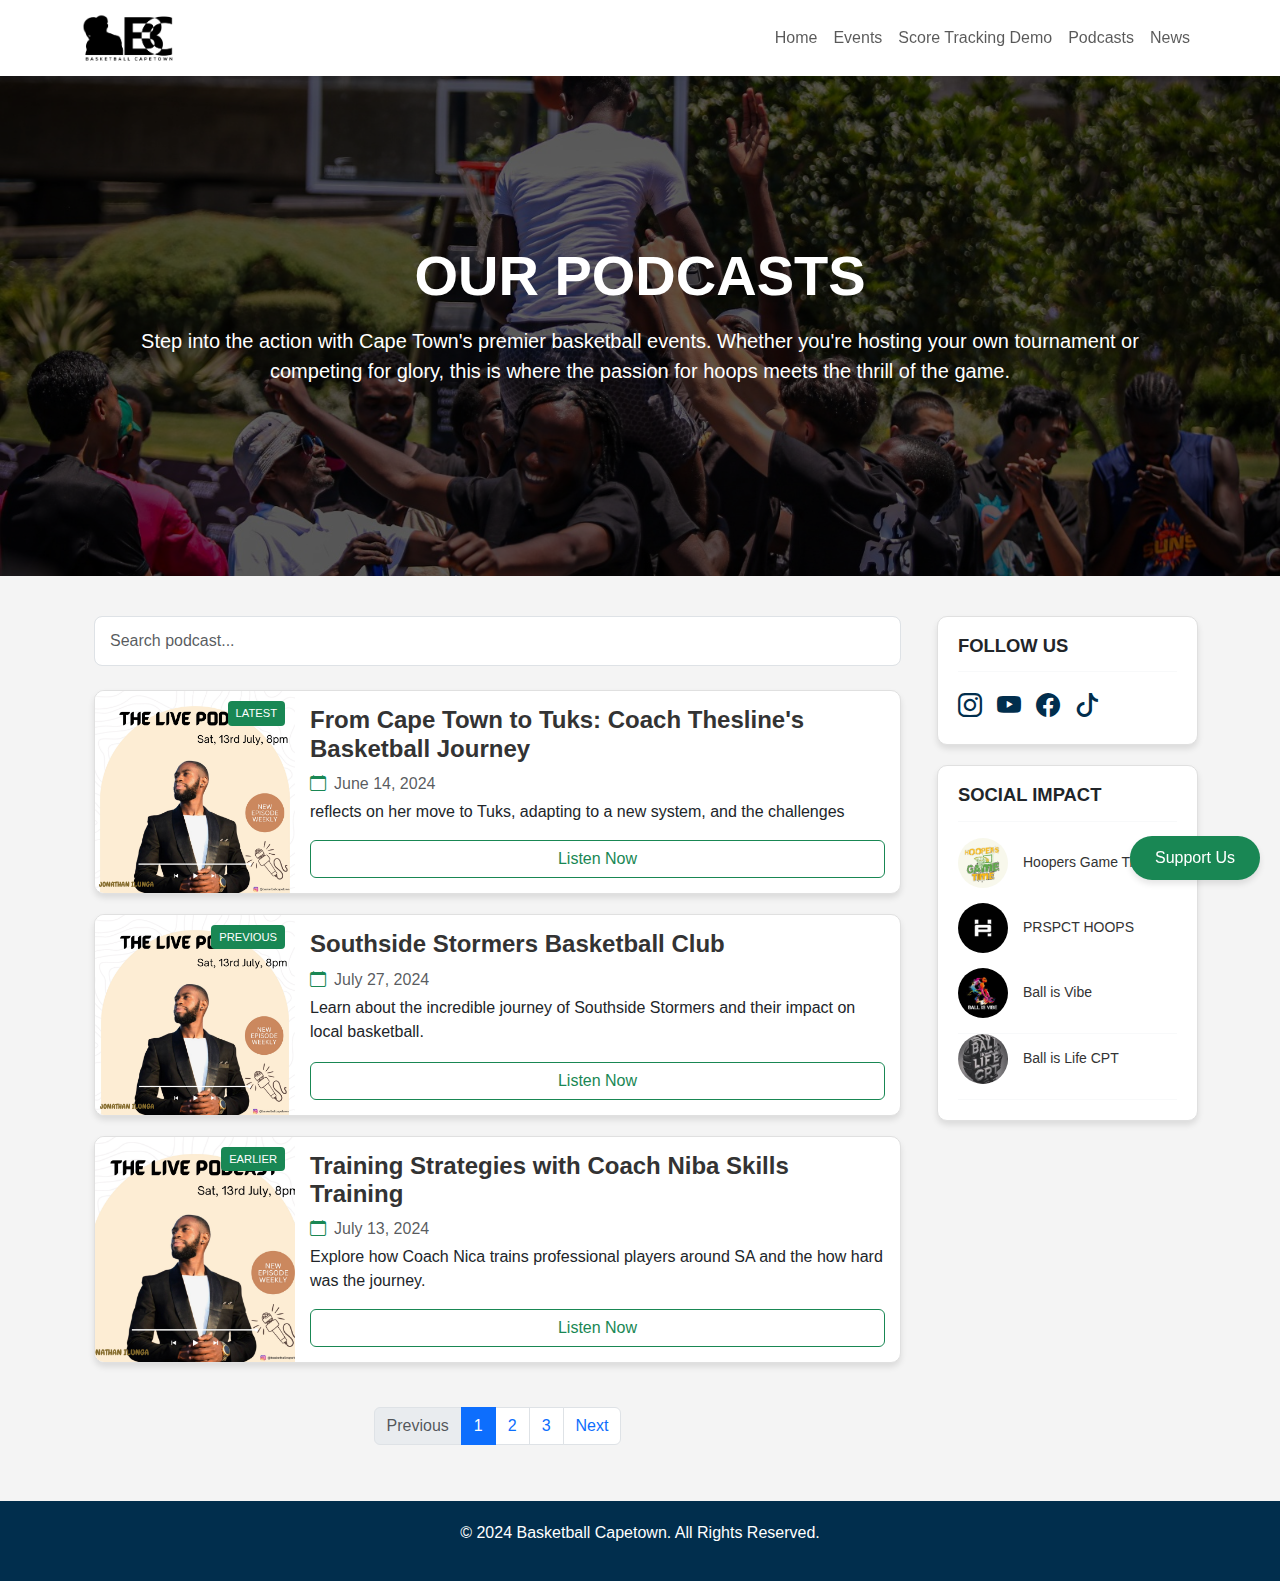
<file: basketball capetown/podcasts.html>
<!DOCTYPE html>
<html lang="en">

<head>
    <meta charset="UTF-8">
    <meta name="viewport" content="width=device-width, initial-scale=1.0">
    <title>Basketball Capetown</title>

    <!-- External CSS Libraries -->
    <link href="https://cdn.jsdelivr.net/npm/bootstrap@5.3.0/dist/css/bootstrap.min.css" rel="stylesheet">
    <link href="https://cdn.jsdelivr.net/npm/bootstrap-icons@1.10.0/font/bootstrap-icons.css" rel="stylesheet">

    <!-- Custom Favicon and Stylesheet -->
    <link rel="icon" href="img/logo/bc-ico.png" type="image/png">
    <link href="css/styles.css" rel="stylesheet">
</head>

<body>
    <!-- Navbar -->
    <nav class="navbar navbar-expand-lg navbar-light bg-white shadow-sm">
        <div class="container">
            <a class="navbar-brand" href="/">
                <img src="img/logo/bc-logo.png" alt="Basketball Capetown Logo">
            </a>

            <!-- Mobile Navigation Toggle -->
            <button class="navbar-toggler" type="button" data-bs-toggle="offcanvas" data-bs-target="#offcanvasNavbar"
                aria-label="Toggle navigation">
                <span class="navbar-toggler-icon"></span>
            </button>

            <!-- Navigation Offcanvas -->
            <div class="offcanvas offcanvas-end" id="offcanvasNavbar" aria-labelledby="offcanvasNavbarLabel">
                <div class="offcanvas-header">
                    <h5 class="offcanvas-title" id="offcanvasNavbarLabel">Menu</h5>
                    <button type="button" class="btn-close" data-bs-dismiss="offcanvas" aria-label="Close"></button>
                </div>

                <div class="offcanvas-body">
                    <ul class="navbar-nav ms-auto">
                        <li class="nav-item"><a class="nav-link" href="index.html">Home</a></li>
                        <li class="nav-item"><a class="nav-link" href="events.html">Events</a></li>
                        <!-- <li class="nav-item"><a class="nav-link" href="players.html">Players</a></li> -->
                        <li class="nav-item"><a class="nav-link" href="scoretracker.html">Score Tracking Demo</a></li>
                        <li class="nav-item"><a class="nav-link" href="podcasts.html">Podcasts</a></li>
                        <li class="nav-item"><a class="nav-link" href="news.html">News</a></li>
                    </ul>
                </div>
            </div>
        </div>
    </nav>
    <!-- End Navbar -->

    <!-- Events Hero Section -->
    <div class="events-hero container-fluid p-0 position-relative">
        <div
            class="hero-overlay d-flex align-items-center justify-content-center position-absolute top-0 start-0 w-100 h-100">
            <div class="container">
                <div class="row">
                    <div class="col-12 text-center text-white">
                        <h1 class="display-4 mb-3 fw-bold">OUR PODCASTS</h1>
                        <p class="lead mb-4 px-3">Step into the action with Cape Town's premier basketball events.
                            Whether you're hosting your own tournament or competing for glory, this is where the passion
                            for hoops meets the thrill of the game.</p>
                        
                    </div>
                </div>
            </div>
        </div>
        <img src="img/hero/jabu.jpg" class="position-absolute top-0 start-0 w-100 h-100 object-cover"
            alt="Basketball Events in Cape Town">
    </div>
    <!-- Hero Section End -->


    <!-- Featured Content Section -->
    <div class="featured-section">
        <div class="container">
            <div class="row">
                <div class="col-lg-9">

                    <!-- Home Podcast Section -->
                    <section class="bc-podcast-home-section container fade-in">
                        <div class="d-flex justify-content-between align-items-center mb-4">
                            <input type="text" id="eventSearch" class="form-control" placeholder="Search podcast...">
                        </div>
                        <div class="row">
                            <div class="col-12">
                                <div class="bc-podcast-card d-flex align-items-stretch">
                                    <div class="bc-podcast-image-container">
                                        <img src="img/podcast/podcast.jpg" alt="Episode 10" class="bc-podcast-image">
                                        <span class="bc-podcast-badge">Latest</span>
                                    </div>
                                    <div class="bc-podcast-content flex-grow-1">
                                        <h4 class="bc-card-heading mb-2">From Cape Town to Tuks: Coach Thesline's
                                            Basketball Journey</h4>
                                        <div class="bc-podcast-meta mb-2">
                                            <p class="text-muted mb-1"><i class="bi bi-calendar me-2"></i>June 14,
                                                2024</p>
                                            <p class="mb-2">reflects on her move to Tuks, adapting to a new system, and
                                                the challenges</p>
                                        </div>
                                        <a href="https://www.instagram.com/reel/C8xz5yuIgrW/?utm_source=ig_web_copy_link&igsh=MzRlODBiNWFlZA=="
                                            class="btn btn-outline-success">Listen Now</a>
                                    </div>
                                </div>
                            </div>
                            <div class="col-12">
                                <div class="bc-podcast-card d-flex align-items-stretch">
                                    <div class="bc-podcast-image-container">
                                        <img src="img/podcast/podcast.jpg" alt="Episode 9" class="bc-podcast-image">
                                        <span class="bc-podcast-badge">Previous</span>
                                    </div>
                                    <div class="bc-podcast-content flex-grow-1">
                                        <h4 class="bc-card-heading mb-2">Southside Stormers Basketball Club</h4>
                                        <div class="bc-podcast-meta mb-2">
                                            <p class="text-muted mb-1"><i class="bi bi-calendar me-2"></i>July 27, 2024
                                            </p>
                                            <p class="mb-2">Learn about the incredible journey of Southside Stormers and
                                                their impact on local basketball.</p>
                                        </div>
                                        <a href="https://www.instagram.com/reel/C97-ABwoxqq/?utm_source=ig_web_copy_link&igsh=MzRlODBiNWFlZA=="
                                            class="btn btn-outline-success">Listen Now</a>
                                    </div>
                                </div>
                            </div>
                            <div class="col-12">
                                <div class="bc-podcast-card d-flex align-items-stretch">
                                    <div class="bc-podcast-image-container">
                                        <img src="img/podcast/podcast.jpg" alt="Episode 8" class="bc-podcast-image">
                                        <span class="bc-podcast-badge">Earlier</span>
                                    </div>
                                    <div class="bc-podcast-content flex-grow-1">
                                        <h4 class="bc-card-heading mb-2">Training Strategies with Coach Niba Skills
                                            Training</h4>
                                        <div class="bc-podcast-meta mb-2">
                                            <p class="text-muted mb-1"><i class="bi bi-calendar me-2"></i>July 13,
                                                2024</p>
                                            <p class="mb-2">Explore how Coach Nica trains professional players around SA
                                                and the how hard was the journey.</p>
                                        </div>
                                        <a href="#" class="btn btn-outline-success">Listen Now</a>
                                    </div>
                                </div>
                            </div>
                        </div>
                        <!-- Pagination -->
                        <div class="events-pagination text-center mt-4">
                            <nav aria-label="Event pages">
                                <ul class="pagination justify-content-center">
                                    <li class="page-item disabled">
                                        <a class="page-link" href="#" tabindex="-1" aria-disabled="true">Previous</a>
                                    </li>
                                    <li class="page-item active"><a class="page-link" href="#">1</a></li>
                                    <li class="page-item"><a class="page-link" href="#">2</a></li>
                                    <li class="page-item"><a class="page-link" href="#">3</a></li>
                                    <li class="page-item">
                                        <a class="page-link" href="#">Next</a>
                                    </li>
                                </ul>
                            </nav>
                        </div>
                    </section>
                    <!-- En Podcast Section -->
                </div>

                <!-- Sidebar -->
                <div class="col-lg-3">
                    <!-- Social Media Sidebar -->
                    <aside class="bc-social-sidebar fade-in bc-sidebar">
                        <h1 class="mb-3 bc-news-block-title">Follow Us</h1>
                        <hr class="mb-3">
                        <div class="d-flex flex-wrap">
                            <a href="https://www.instagram.com/basketballcapetown/profilecard/?igsh=MTg0amFld3gycWVzaw=="
                                class="bc-social-icon" aria-label="Instagram"><i class="bi bi-instagram"></i></a>
                            <a href="https://youtube.com/@basketballcapetown" class="bc-social-icon"
                                aria-label="YouTube"><i class="bi bi-youtube"></i></a>
                            <a href="https://www.facebook.com/basketballcapetown" class="bc-social-icon"
                                aria-label="Facebook"><i class="bi bi-facebook"></i></a>
                            <a href="https://www.tiktok.com/@basketballcapetown" class="bc-social-icon"
                                aria-label="TikTok"><i class="bi bi-tiktok"></i></a>
                        </div>
                    </aside>

                    <!-- Social Impact Sidebar -->
                    <aside class="bc-social-impact-sidebar fade-in bc-sidebar">
                        <h1 class="mb-3 bc-news-block-title">Social Impact</h1>
                        <hr class="mb-3">
                        <div class="bc-social-page">
                            <img src="img/social_impact/hgt logo.jpg" alt="Hoopers for Life">
                            <a href="https://www.instagram.com/hoopers.game.time?utm_source=ig_web_button_share_sheet&igsh=ZDNlZDc0MzIxNw=="
                                class="bc-text-hover-link bc-anchor-link">Hoopers Game Time</a>
                        </div>
                        <div class="bc-social-page">
                            <img src="img/social_impact/prspct.jpg" alt="Hoopers for Life">
                            <a href="https://www.instagram.com/prspcthoops?utm_source=ig_web_button_share_sheet&igsh=ZDNlZDc0MzIxNw=="
                                class="bc-text-hover-link bc-anchor-link">PRSPCT HOOPS</a>
                        </div>

                        <div class="bc-social-page">
                            <img src="img/social_impact/ballisvibe-logo.jpg" alt="Ball is Vibe">
                            <a href="https://www.instagram.com/ballisvibe?utm_source=ig_web_button_share_sheet&igsh=ZDNlZDc0MzIxNw=="
                                class="bc-text-hover-link bc-anchor-link">Ball is Vibe</a>
                        </div>
                        <hr>
                        <div class="bc-social-page">
                            <img src="img/social_impact/ballislife-logo.jpg" alt="Ball is Life CPT">
                            <a href="https://www.instagram.com/ballislife_cpt?utm_source=ig_web_button_share_sheet&igsh=ZDNlZDc0MzIxNw=="
                                class="bc-text-hover-link bc-anchor-link">Ball is Life CPT</a>
                        </div>
                        <hr>

                    </aside>
                </div>
                <!-- End Sidebar -->
            </div>
        </div>
    </div>
    <!-- End Featured Content Section -->

    <!-- Support Button -->
    <a href="#" class="bc-support-button btn btn-success">Support Us</a>
    <!-- End Support Button -->

    <!-- Footer -->
    <footer class="bc-footer text-center">
        <div class="container">
            <p>&copy; 2024 Basketball Capetown. All Rights Reserved.</p>
        </div>
    </footer>
    <!-- End Footer -->

    <!-- Bootstrap and Popper.js Scripts -->
    <script src="https://cdn.jsdelivr.net/npm/@popperjs/core@2.11.6/dist/umd/popper.min.js"></script>
    <script src="https://cdn.jsdelivr.net/npm/bootstrap@5.3.0/dist/js/bootstrap.min.js"></script>
    <script src="js/script.js"></script>
</body>

</html>
</file>
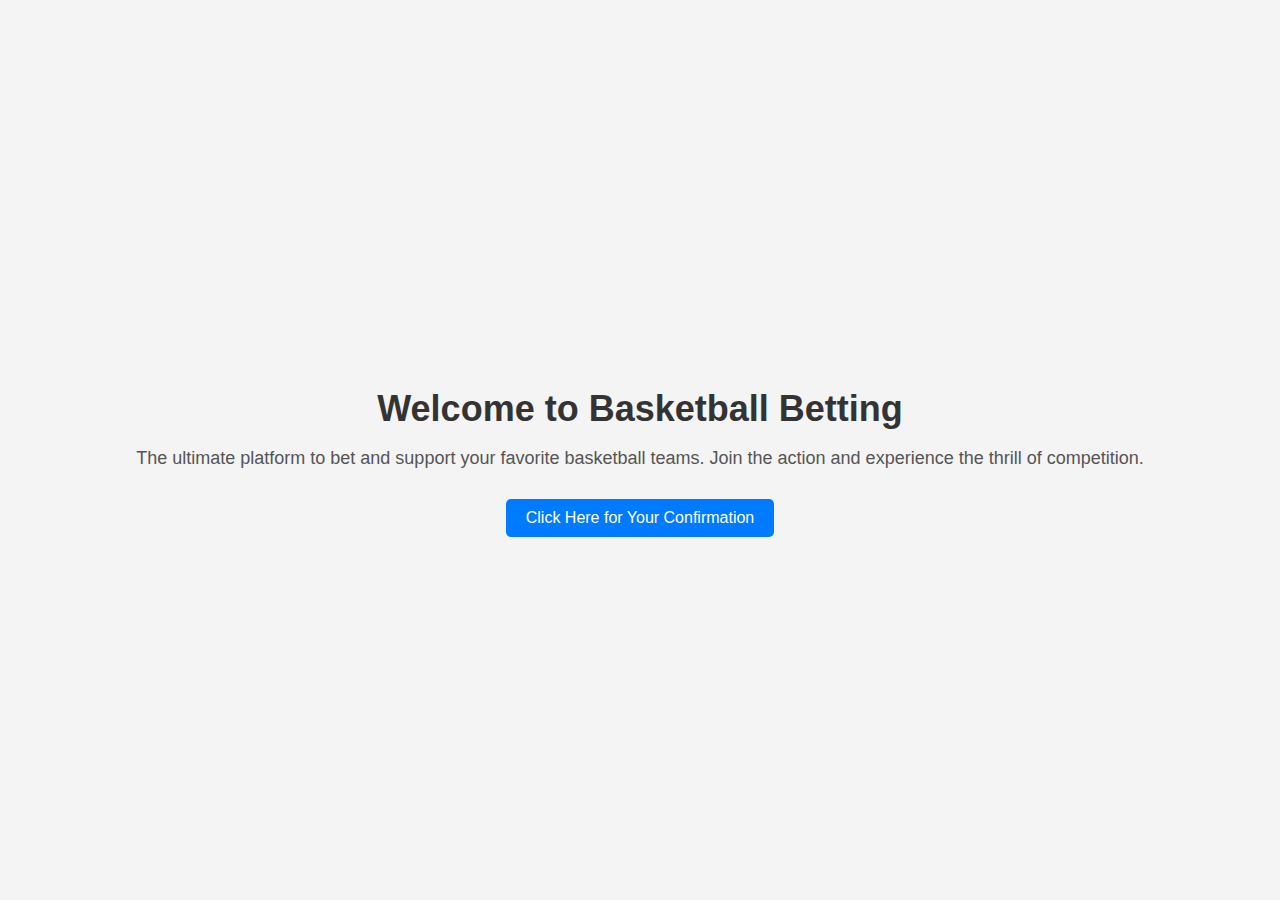
<file: bc/bc.html>
<!DOCTYPE html>
<html lang="en">

<head>
    <meta charset="UTF-8">
    <meta name="viewport" content="width=device-width, initial-scale=1.0">
    <title>Basketball Betting Platform</title>
    <style>
        body {
            font-family: Arial, sans-serif;
            background-color: #f4f4f4;
            margin: 0;
            padding: 0;
            display: flex;
            justify-content: center;
            align-items: center;
            height: 100vh;
        }

        .landing {
            text-align: center;
        }

        .landing h1 {
            font-size: 36px;
            color: #333333;
            margin-bottom: 10px;
        }

        .landing p {
            font-size: 18px;
            color: #555555;
            margin-bottom: 30px;
        }

        .landing button {
            background-color: #007BFF;
            color: #ffffff;
            font-size: 16px;
            padding: 10px 20px;
            border: none;
            border-radius: 5px;
            cursor: pointer;
            transition: background-color 0.3s ease;
        }

        .landing button:hover {
            background-color: #0056b3;
        }

        /* Modal styling */
        .modal {
            display: none;
            position: fixed;
            top: 0;
            left: 0;
            width: 100%;
            height: 100%;
            background: rgba(0, 0, 0, 0.5);
            justify-content: center;
            align-items: center;
        }

        .modal-content {
            background: #ffffff;
            width: 90%;
            max-width: 600px;
            padding: 20px;
            border-radius: 10px;
            box-shadow: 0 4px 10px rgba(0, 0, 0, 0.1);
            animation: slideIn 0.5s ease-in-out;
        }

        .modal-content .header img {
            width: 100px;
            height: auto;
        }

        .modal-content h1 {
            font-size: 24px;
            margin: 20px 0;
            color: #333333;
        }

        .modal-content .content p {
            line-height: 1.6;
            font-size: 16px;
            color: #555555;
        }

        .modal-content .highlight {
            font-weight: bold;
            color: #222222;
        }

        .close {
            position: absolute;
            top: 10px;
            right: 20px;
            font-size: 24px;
            color: #333333;
            cursor: pointer;
            background: none;
            border: none;
        }

        .close:hover {
            color: #ff0000;
        }

        @keyframes slideIn {
            from {
                transform: translateY(-50px);
                opacity: 0;
            }

            to {
                transform: translateY(0);
                opacity: 1;
            }
        }
    </style>
</head>

<body>
    <!-- Landing Page -->
    <div class="landing">
        <h1>Welcome to Basketball Betting</h1>
        <p>The ultimate platform to bet and support your favorite basketball teams. Join the action and experience the
            thrill of competition.</p>
        <button id="openModal">Click Here for Your Confirmation</button>
    </div>

    <!-- Modal -->
    <div class="modal" id="confirmationModal">
        <div class="modal-content">
            <button class="close" id="closeModal">&times;</button>
            <div class="header">
                <img src="bc.png" alt="Basketball Cape Town">
                <h1>Betting Confirmation</h1>
            </div>
            <div class="content">
                <p><span class="highlight">Team Name:</span> Team 2190</p>
                <p><span class="highlight">Team Owner:</span> Jonathan Ilunga (JYB)</p>
                <p><span class="highlight">Initial Bet Amount:</span> R500</p>
                <p><span class="highlight">Updated Bet Amount:</span> R1,000</p>
                <p>This serves as the official validation of the betting agreement. The agreed-upon amount has been
                    updated to <span class="highlight">R1,000</span>.</p>
                <p>Both parties acknowledge and accept these terms. Let’s make this a fair and competitive
                    tournament!</p>
            </div>
        </div>
    </div>

    <script>
        // Modal functionality
        const modal = document.getElementById('confirmationModal');
        const openModal = document.getElementById('openModal');
        const closeModal = document.getElementById('closeModal');

        openModal.addEventListener('click', () => {
            modal.style.display = 'flex';
        });

        closeModal.addEventListener('click', () => {
            modal.style.display = 'none';
        });

        window.addEventListener('click', (e) => {
            if (e.target === modal) {
                modal.style.display = 'none';
            }
        });
    </script>
</body>

</html>
</file>
<file: basketball capetown/css/styles.css>
/* Base Styles */
body {
    font-family: 'Knockout Wide', 'Oswald', sans-serif;
    background-color: #f4f4f4;
    margin: 0;
    padding: 0;
    display: flex;
    flex-direction: column;
    min-height: 100vh;
}

/* Imports for Web Fonts */
@import url('https://fonts.googleapis.com/css2?family=Oswald:wght@400;700&display=swap');

/* Navbar Styles */
.navbar {
    position: sticky;
    top: 0;
    z-index: 1020;
}

.navbar-brand img {
    max-height: 50px;
    transition: transform 0.3s ease;
}

.navbar-brand img:hover {
    transform: scale(1.1);
}

/* Hero Section Styles */
.hero-carousel {
    margin-top: 0;
    /* Remove space between header and hero */
    position: relative;
}

.events-hero {
    height: 500px;
    position: relative;
    overflow: hidden;
}

.events-hero .hero-overlay {
    position: absolute;
    top: 0;
    left: 0;
    width: 100%;
    height: 100%;
    background: rgba(0, 0, 0, 0.6);
    z-index: 2;
    display: flex;
    align-items: center;
}

.events-hero img {
    position: absolute;
    top: 0;
    left: 0;
    width: 100%;
    height: 100%;
    object-fit: cover;
    z-index: 1;
}

.max-width-800 {
    max-width: 800px;
}

@media (max-width: 768px) {
    .events-hero {
        height: 400px;
    }

    .events-hero .lead {
        font-size: 1rem;
    }
}

.carousel-item {
    height: 500px;
    position: relative;
    overflow: hidden;
}

/* Gradient overlay to improve text readability */
.carousel-item::before {
    content: '';
    position: absolute;
    top: 0;
    left: 0;
    right: 0;
    bottom: 0;
    background: linear-gradient(to bottom,
            rgba(0, 0, 0, 0) 0%,
            rgba(0, 0, 0, 0.3) 70%,
            rgba(0, 0, 0, 0.7) 100%);
    z-index: 1;
}

/* Ensure images are centered and cover the entire carousel item */
.carousel-item img {
    position: absolute;
    top: 50%;
    left: 50%;
    transform: translate(-50%, -50%);
    min-width: 100%;
    min-height: 100%;
    width: auto;
    height: auto;
    object-fit: cover;
}

/* Responsive and centered carousel caption */
.carousel-caption {
    position: absolute;
    bottom: 20%;
    left: 50%;
    transform: translateX(-50%);
    width: 80%;
    max-width: 600px;
    background: rgba(0, 0, 0, 0.5);
    padding: 20px;
    border-radius: 10px;
    text-align: center;
    z-index: 2;
}

/* Button Styles */
.watch-now-btn,
.bc-support-button {
    border: none;
    border-radius: 25px;
    padding: 10px 25px;
    transition: transform 0.3s ease;
}

.watch-now-btn:hover,
.bc-support-button:hover {
    transform: scale(1.05);
}

/* Event Card Styles */

.bc-event-card {
    background: #fff;
    border-radius: 10px;
    padding: 20px;
    margin-bottom: 20px;
    box-shadow: 0 4px 6px rgba(0, 0, 0, 0.1);
    transition: transform 0.3s ease;
    position: relative;
    overflow: hidden;
}

.bc-event-card:hover {
    transform: translateY(-5px);
}

.bc-event-status-badge {
    position: absolute;
    top: 15px;
    right: -35px;
    padding: 8px 40px;
    transform: rotate(45deg);
    color: #fff;
    font-size: 0.85rem;
    font-weight: 500;
    text-transform: uppercase;
    z-index: 1;
}

.bc-event-status-badge.upcoming {
    background-color: #198754;
    /* Bootstrap success color */
}

.bc-event-status-badge.past {
    background-color: #6c757d;
    /* Bootstrap secondary color */
}

.bc-event-card h4 {
    margin-top: 10px;
    margin-bottom: 15px;
}

.bc-event-card p {
    margin-bottom: 10px;
    color: #666;
}

.bc-event-card .bi {
    margin-right: 8px;
    color: #198754;
}


/* Player Card Styles */
.bc-player-card {
    background: #fff;
    border-radius: 10px;
    padding: 20px;
    margin-bottom: 20px;
    box-shadow: 0 4px 6px rgba(0, 0, 0, 0.1);
    transition: transform 0.3s ease;
    display: flex;
    flex-direction: column;
}

.bc-player-card:hover {
    transform: translateY(-5px);
}

.bc-player-card-content {
    flex-grow: 1;
    display: flex;
    flex-direction: column;
}

/* Player Image Container */
.bc-player-image-container {
    width: 150px;
    height: 150px;
    border-radius: 50%;
    margin: 0 auto 15px;
    overflow: hidden;
    border: 4px solid #1da792;
    position: relative;
    flex-shrink: 0;
}

.bc-player-image {
    width: 100%;
    height: 100%;
    object-fit: cover;
    position: absolute;
    top: 0;
    left: 0;
}

.bc-player-card h4 {
    margin-bottom: 10px;
    text-align: center;
}

.bc-player-card p {
    flex-grow: 1;
    text-align: center;
    margin-bottom: 15px;
}

.bc-player-card .btn {
    align-self: center;
    margin-top: auto;
}

.bc-social-icon {
    font-size: 24px;
    color: #012e4d;
    margin-right: 15px;
    transition: transform 0.3s ease;
}

.bc-social-icon:hover {
    transform: scale(1.2);
}

.bc-social-page {
    display: flex;
    align-items: center;
    margin-bottom: 15px;
}

.bc-social-page img {
    width: 50px;
    height: 50px;
    border-radius: 50%;
    margin-right: 15px;
}

/* Heading Styles */
.bc-heading-h2 {
    text-transform: uppercase;
    font-family: 'Knockout Wide', sans-serif;
    font-weight: 400;
    font-size: 1.5rem;
    line-height: 0.8;
    margin-right: 0.5rem;
}

/* Support Button */
.bc-support-button {
    position: fixed;
    bottom: 20px;
    right: 20px;
    z-index: 1000;
    box-shadow: 0 4px 6px rgba(0, 0, 0, 0.1);
}

/* Footer Styles */
.bc-footer {
    background-color: #012e4d;
    color: #fff;
    padding: 20px 0;
    margin-top: auto;
}

/* Featured Section */
.featured-section {
    padding: 40px 0;
}

.bc-social-impact-sidebar a:hover,
.hero-link:hover {
    color: #198754 !important;
    text-decoration: none;
}

/* Responsive Adjustments */
@media (max-width: 768px) {
    .carousel-caption {
        bottom: 15%;
        width: 90%;
        padding: 15px;
    }
}

@media (max-width: 991.98px) {
    .featured-section .row {
        display: flex;
        flex-wrap: wrap;
    }

    .col-lg-9,
    .col-lg-3 {
        flex: 0 0 100%;
        max-width: 100%;
    }

    .col-lg-9 {
        margin-bottom: 30px;
    }

    .bc-players-home-section .row {
        display: flex;
        flex-wrap: wrap;
        gap: 20px;
        justify-content: center;
    }

    .bc-players-home-section .col-md-4 {
        flex: 0 0 calc(50% - 20px);
        max-width: calc(50% - 20px);
    }
}

@media (max-width: 575.98px) {
    .bc-players-home-section .col-md-4 {
        flex: 0 0 100%;
        max-width: 100%;
    }
}

.bc-podcast-card {
    background: #fff;
    border-radius: 10px;
    border: 1px solid #e0e0e0;
    margin-bottom: 20px;
    box-shadow: 0 4px 6px rgba(0, 0, 0, 0.1);
    overflow: hidden;
    position: relative;
    transition: transform 0.3s ease;
}

.bc-podcast-card:hover {
    transform: translateY(-5px);
}

.bc-podcast-image-container {
    width: 200px;
    position: relative;
    flex-shrink: 0;
}

.bc-podcast-image-container .bc-podcast-image {
    width: 100%;
    height: 100%;
    object-fit: cover;
}

.bc-podcast-badge {
    position: absolute;
    top: 10px;
    right: 10px;
    background-color: #198754;
    color: #fff;
    padding: 4px 8px;
    border-radius: 4px;
    font-size: 0.7rem;
    text-transform: uppercase;
    z-index: 10;
}

.bc-podcast-content {
    padding: 15px;
    display: flex;
    flex-direction: column;
    justify-content: space-between;
}

.bc-card-heading {
    color: #333;
    font-weight: bold;
}

.bc-podcast-meta .bi {
    color: #198754;
}

@media (max-width: 768px) {
    .bc-podcast-card {
        flex-direction: column !important;
    }

    .bc-podcast-image-container {
        width: 100%;
        height: 250px;
    }

    .bc-podcast-image-container .bc-podcast-image {
        width: 100%;
        height: 100%;
        object-fit: cover;
    }

    .bc-podcast-badge {
        top: 10px;
        left: 10px;
        right: auto;
    }
}

.bc-sidebar {
    background: #fff;
    border-radius: 10px;
    padding: 20px;
    box-shadow: 0 4px 6px rgba(0, 0, 0, 0.1);
    margin-bottom: 20px;
    border: 1px solid #e0e0e0;
    overflow: hidden;
    position: relative;
}

.bc-news-content {
    padding: 1.5rem;
}

.bc-news-header {
    display: flex;
    justify-content: space-between;
    align-items: center;
    padding-bottom: 1rem;
    margin-bottom: 1rem;
    border-bottom: 1px solid #ebe9e7;
}

.bc-news-title-container {
    display: flex;
    align-items: center;
}

.bc-news-block-title {
    text-transform: uppercase;
    font-family: "Knockout Wide", sans-serif;
    font-weight: 600;
    font-size: 1.15rem;
    line-height: 1;
    margin-right: 0.5rem;
}

.bc-anchor-link {
    font-family: "Roboto", Arial, sans-serif;
    font-weight: 400;
    font-size: 0.875rem;
    line-height: 1.25;
    color: #198754;
    text-decoration: none;
}

.bc-anchor-link:hover {
    color: #146c43;
}

.bc-news-list-item {
    font-family: "Roboto", Arial, sans-serif;
    font-weight: 300;
    font-size: 0.875rem;
    line-height: 1.25;
    padding: 0.75rem 0;
    border-bottom: 1px solid #e5e7eb;
}

.bc-text-hover-link {
    text-decoration: none;
    color: #333;
}

.bc-text-hover-link:hover {
    color: #198754;
}

ul.bc-news-list {
    list-style: none;
    padding: 0;
}

hr {
    margin: 0;
    border-top: 1px solid #e5e7eb;
}

/* Scroll Animation Keyframes */
@keyframes slideInLeft {
    from {
        opacity: 0;
        transform: translateX(-50px);
    }

    to {
        opacity: 1;
        transform: translateX(0);
    }
}

@keyframes slideInRight {
    from {
        opacity: 0;
        transform: translateX(50px);
    }

    to {
        opacity: 1;
        transform: translateX(0);
    }
}

@keyframes fadeInUp {
    from {
        opacity: 0;
        transform: translateY(20px);
    }

    to {
        opacity: 1;
        transform: translateY(0);
    }
}

@keyframes zoomIn {
    from {
        opacity: 0;
        transform: scale(0.9);
    }

    to {
        opacity: 1;
        transform: scale(1);
    }
}

/* Animation Classes */
.animated {
    animation-duration: 0.8s;
    animation-fill-mode: both;
}

.slide-in-left {
    animation-name: slideInLeft;
}

.slide-in-right {
    animation-name: slideInRight;
}

.fade-in-up {
    animation-name: fadeInUp;
}

.zoom-in {
    animation-name: zoomIn;
}

/* Stagger the animations slightly */
.animated:nth-child(2n) {
    animation-delay: 0.2s;
}

.animated:nth-child(3n) {
    animation-delay: 0.4s;
}

/* Team Showcase Styles */
.bc-team-showcase {
    background-color: #fff;
    border-radius: 10px;
    box-shadow: 0 4px 6px rgba(0, 0, 0, 0.1);
    overflow: hidden;
    transition: transform 0.3s ease;
    height: 100%;
}

.bc-team-showcase:hover {
    transform: translateY(-5px);
}

.bc-team-header {
    display: flex;
    flex-direction: column;
    align-items: center;
    padding: 15px;
    background-color: #f8f9fa;
    border-bottom: 1px solid #e9ecef;
}

.bc-team-logo {
    width: 80px;
    height: 80px;
    object-fit: contain;
    margin-bottom: 10px;
    border-radius: 50%;
}

.bc-team-name {
    font-weight: bold;
    margin-bottom: 5px;
    color: #012e4d;
}

.bc-team-category {
    color: #6c757d;
    font-size: 0.85rem;
}

.bc-team-players {
    display: flex;
    flex-wrap: wrap;
    justify-content: center;
    gap: 15px;
    padding: 15px;
}

.bc-team-player {
    display: flex;
    flex-direction: column;
    align-items: center;
    width: calc(20% - 15px);
    max-width: 120px;
}

.bc-player-thumb {
    width: 60px;
    height: 60px;
    border-radius: 50%;
    overflow: hidden;
    margin-bottom: 8px;
    border: 2px solid #198754;
}

.bc-tab-color {
    color: #198754;
}

.bc-tab-color:hover {
    color: #198754;
}

.bc-player-thumb img {
    width: 100%;
    height: 100%;
    object-fit: cover;
}

.bc-player-info {
    display: flex;
    flex-direction: column;
    align-items: center;
    text-align: center;
}

.bc-player-name {
    font-weight: bold;
    color: #333;
    font-size: 0.8rem;
    margin-bottom: 3px;
}

.bc-player-position {
    color: #6c757d;
    font-size: 0.7rem;
}

/* Responsive Adjustments */
@media (max-width: 768px) {
    .bc-team-players {
        gap: 10px;
    }

    .bc-team-player {
        width: calc(33.333% - 10px);
    }

    .bc-player-thumb {
        width: 50px;
        height: 50px;
    }
}

@media (max-width: 480px) {
    .bc-team-player {
        width: calc(50% - 10px);
    }
}

.btn-outline-instagram {
    background: linear-gradient(45deg, #f09433, #e6683c, #dc2743, #cc2366, #bc1888);
    border: none;
    color: white;
    text-transform: uppercase;
    transition: 0.3s ease;
}

.btn-outline-instagram:hover {
    background: linear-gradient(45deg, #bc1888, #cc2366, #dc2743, #e6683c, #f09433);
    color: #fff;
    border: none;
}

.form-section {
    background-color: #f8f9fa;
    border-radius: 10px;
    padding: 30px;
    box-shadow: 0 4px 6px rgba(0, 0, 0, 0.1);
}

.profile-image-upload {
    position: relative;
    width: 200px;
    height: 200px;
    margin: 0 auto 20px;
}

.profile-image-upload img {
    width: 100%;
    height: 100%;
    object-fit: cover;
    border-radius: 50%;
}

.profile-image-upload .upload-overlay {
    position: absolute;
    bottom: 0;
    right: 0;
    background: rgba(0, 0, 0, 0.5);
    color: white;
    padding: 10px;
    border-radius: 50%;
    cursor: pointer;
}

/* Registration form for players */
.form-section {
    background-color: white;
    border-radius: 12px;
    box-shadow: 0 4px 6px rgba(0, 0, 0, 0.1);
    padding: 40px;
    margin-top: 30px;
    margin-bottom: 30px;
}
.form-control,
.form-select {
    padding: 12px 15px;
    border-radius: 8px;
}

.form-label {
    font-weight: 600;
    margin-bottom: 0.5rem;
}

.blog-hero {
    height: 500px;
}

.blog-hero .hero-overlay {
    z-index: 1;
}

.blog-search-container {
    position: relative;
    z-index: 2;
}

.article-side-image {
    max-width: 300px;
    height: auto;
    float: right;
    margin: 0 0 15px 15px;
    border-radius: 8px;
    box-shadow: 0 4px 6px rgba(0, 0, 0, 0.1);
}

.select2-container--bootstrap5 .select2-selection {
    height: calc(2.5rem + 2px);
    padding: 0.5rem 1rem;
}

.profile-image-preview {
    max-width: 200px;
    max-height: 200px;
    object-fit: cover;
    margin-top: 15px;
}

.form-check{
    padding-left: 2.5em !important;
}
</file>
